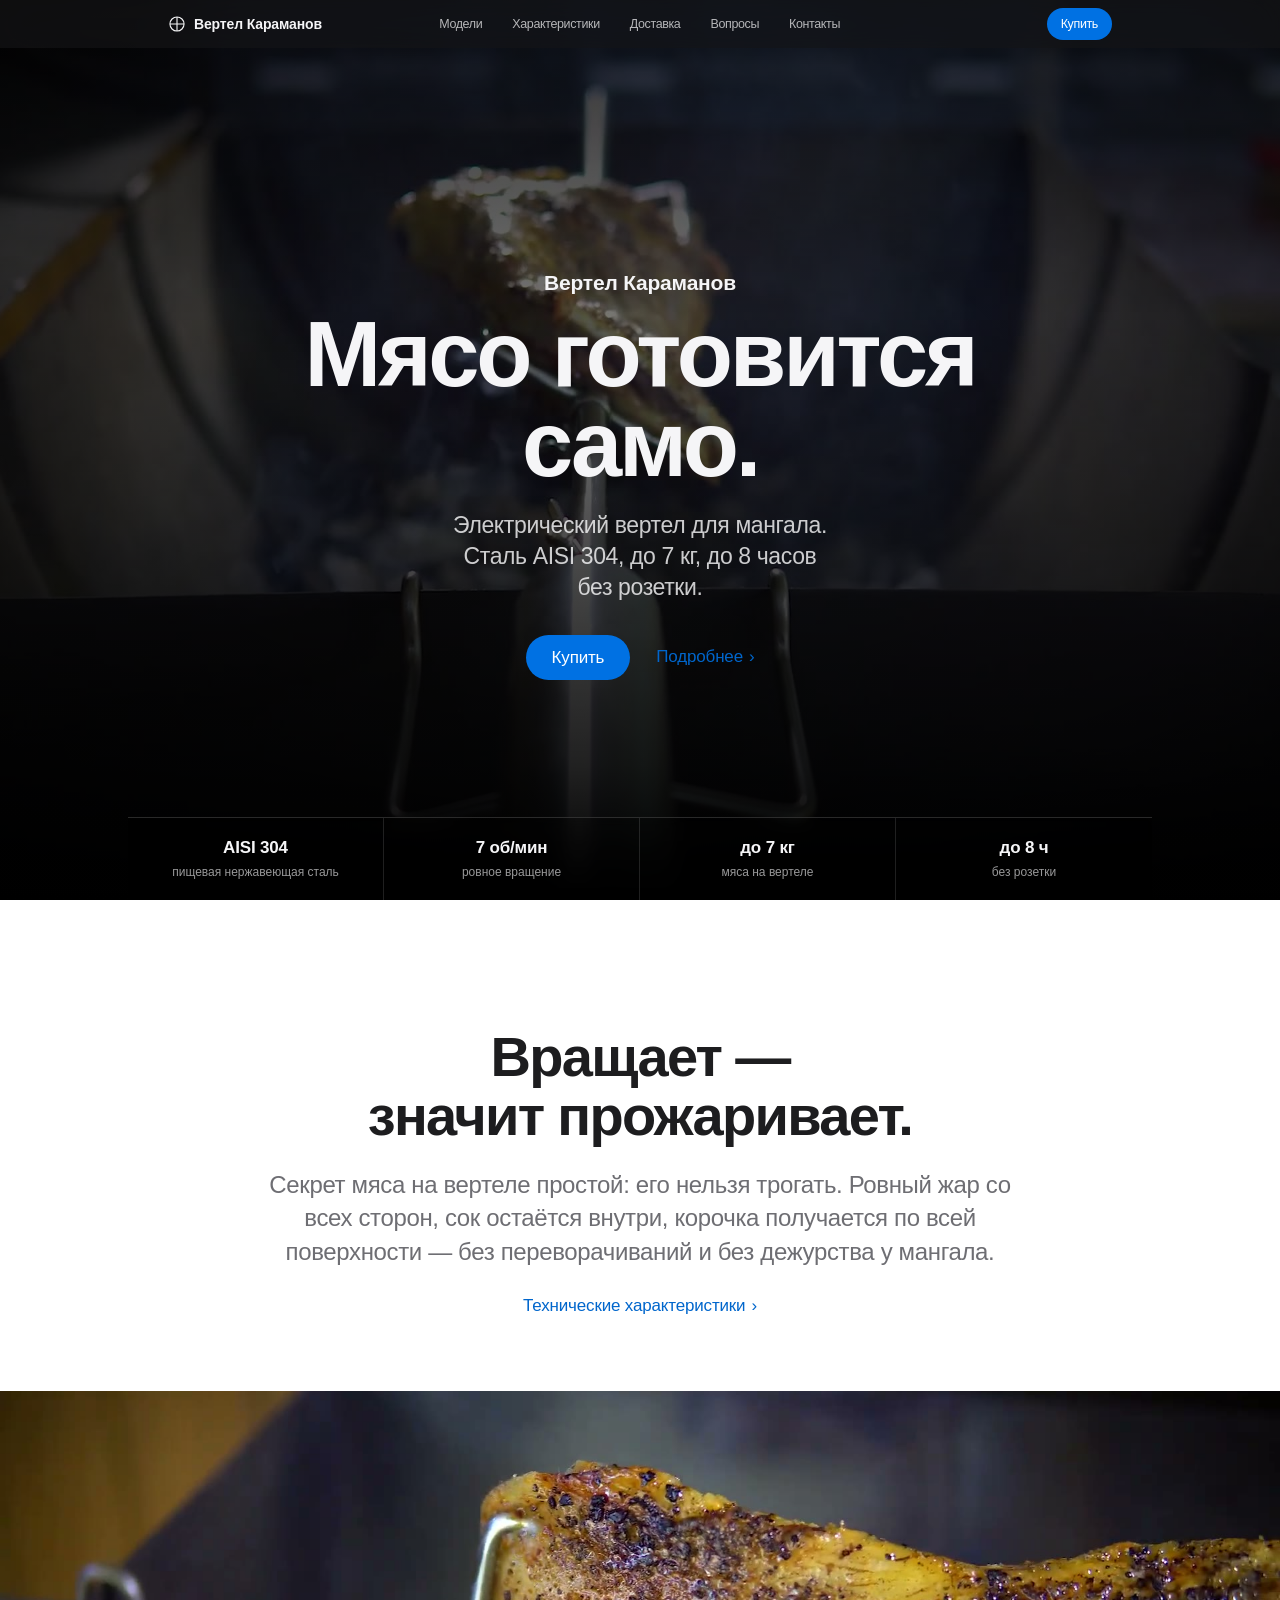
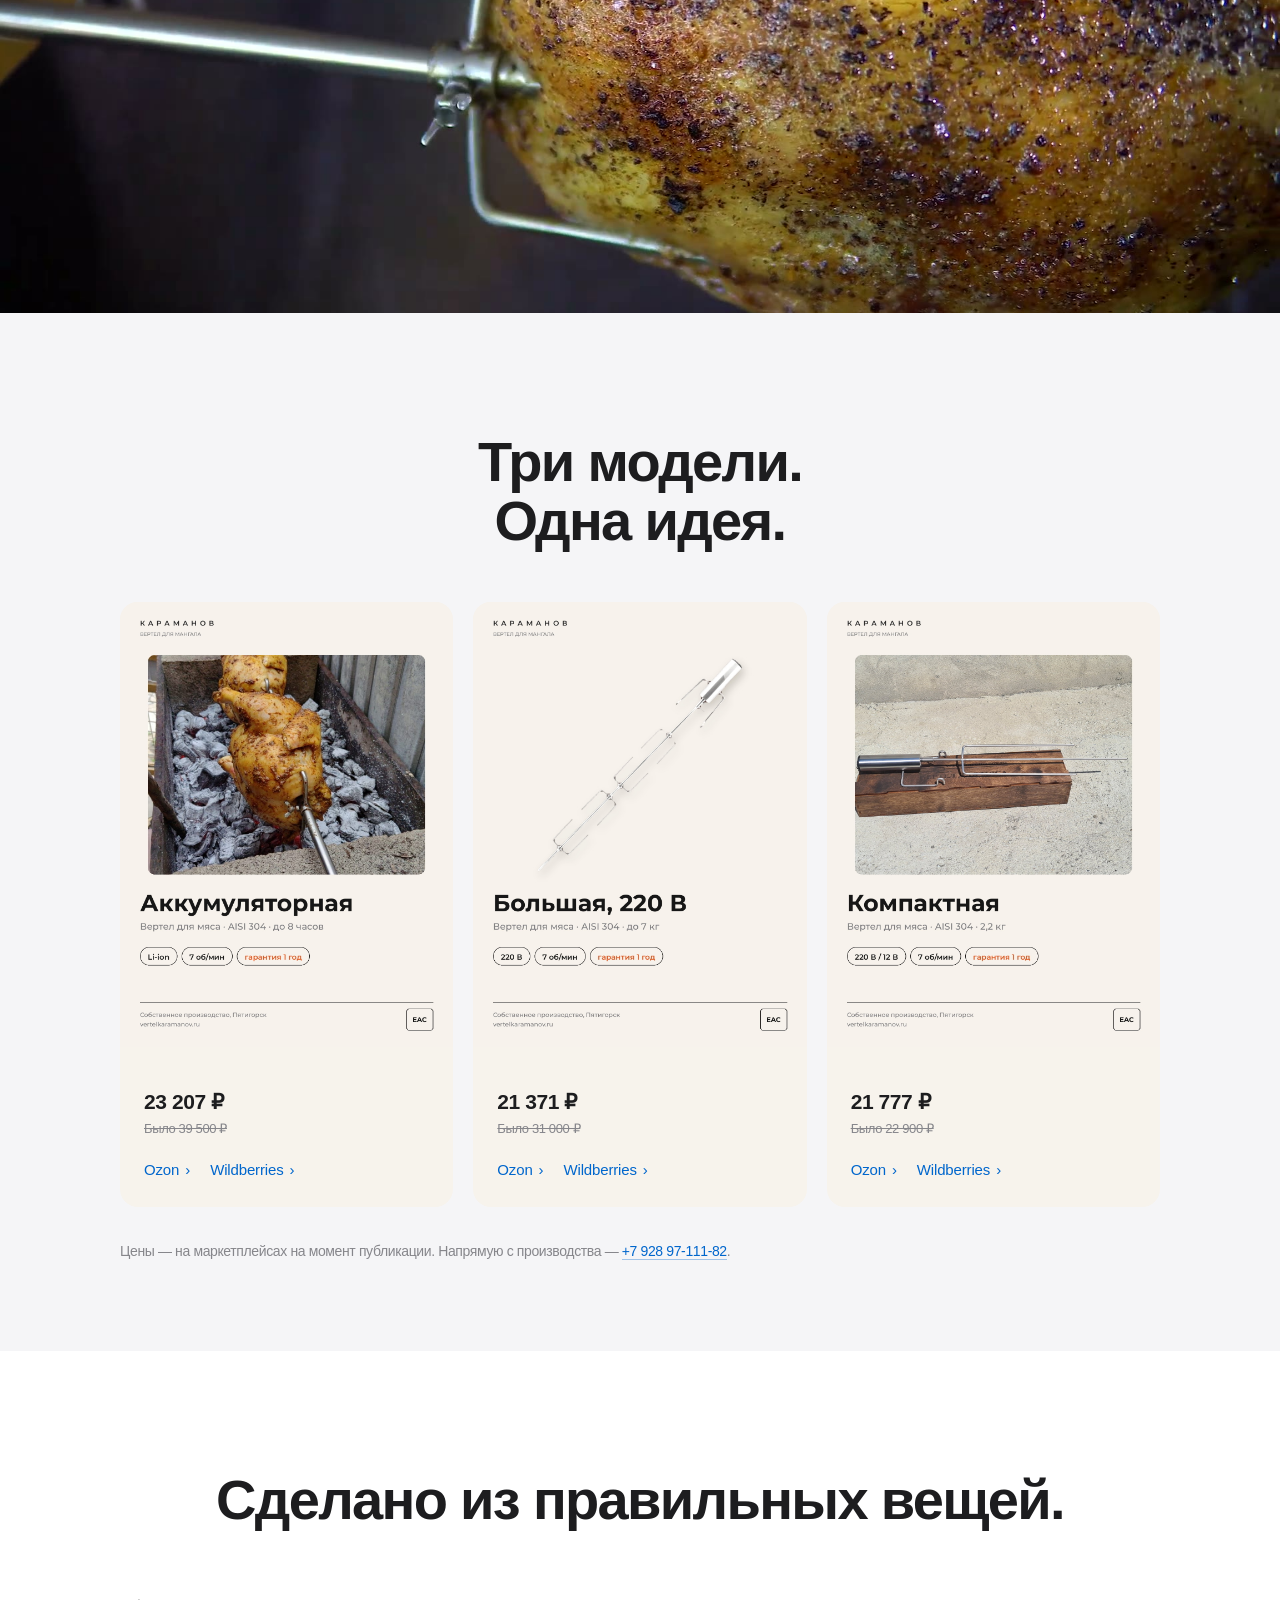
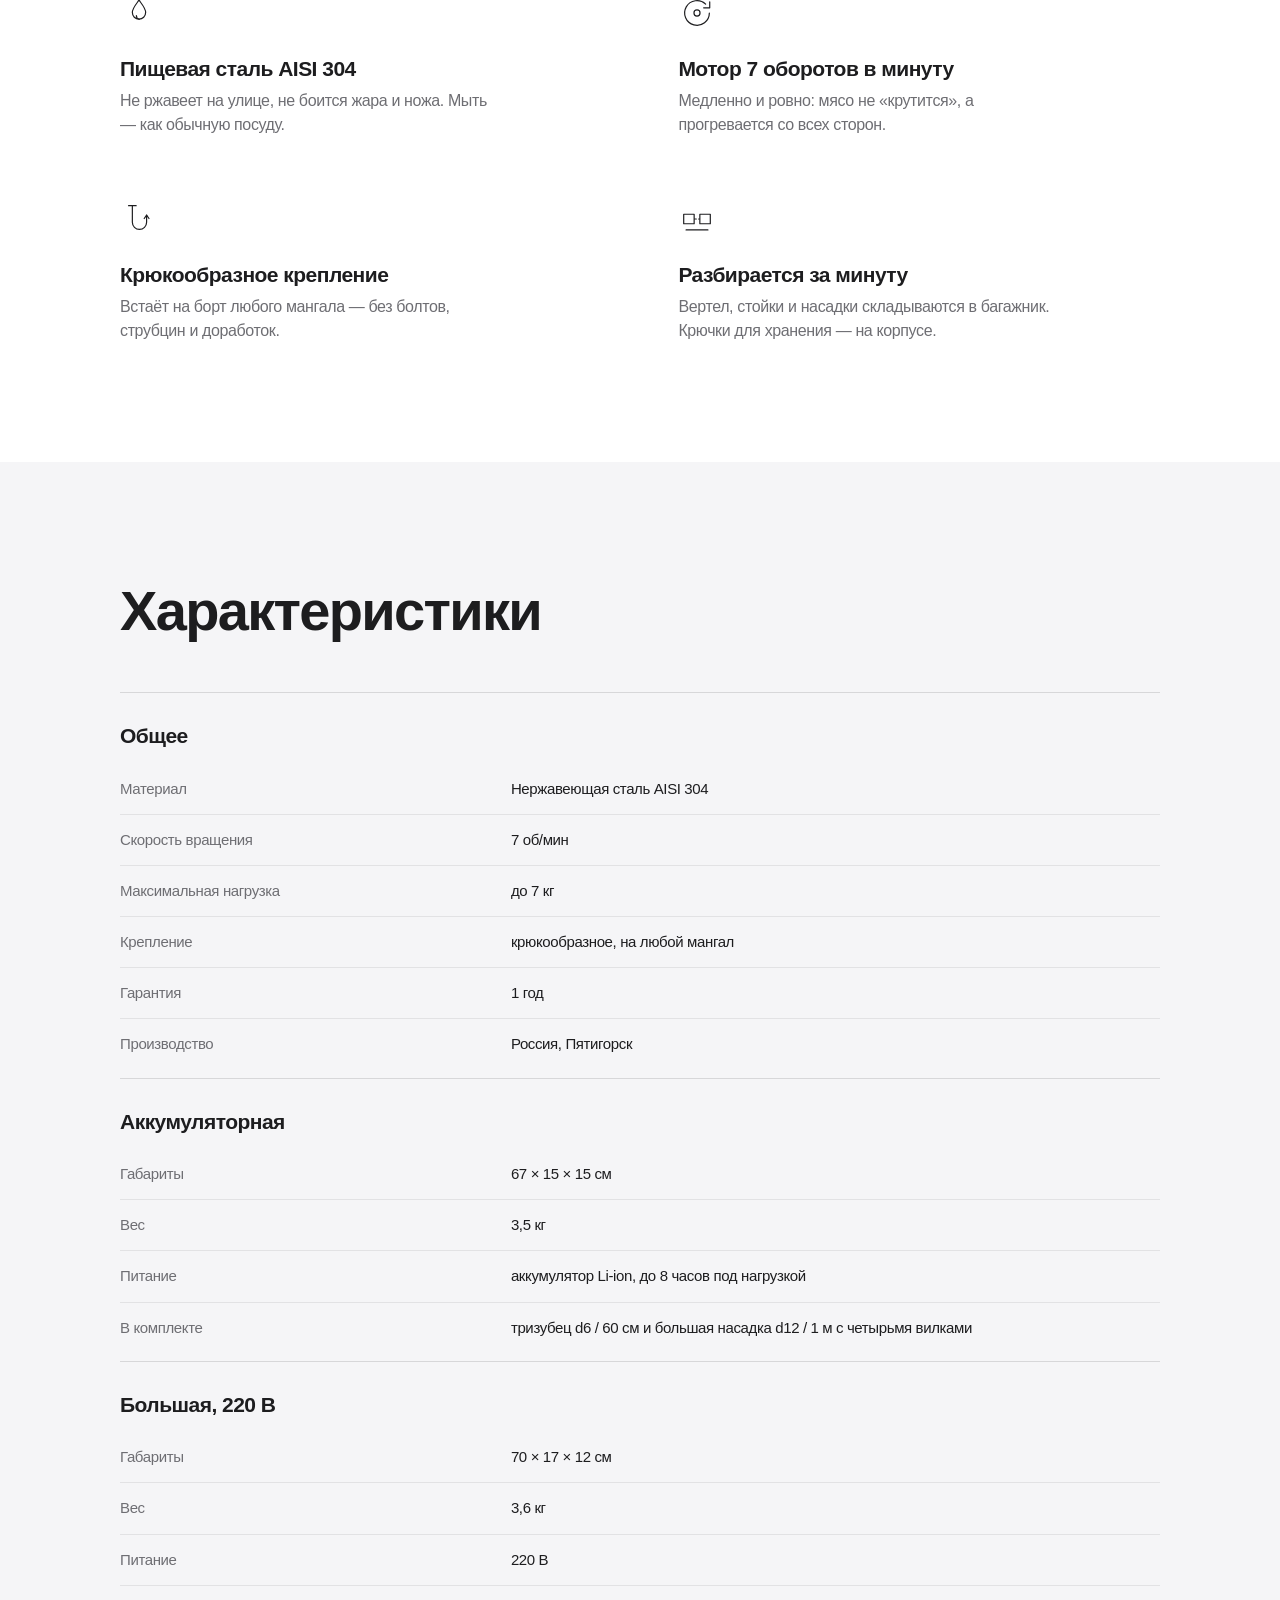
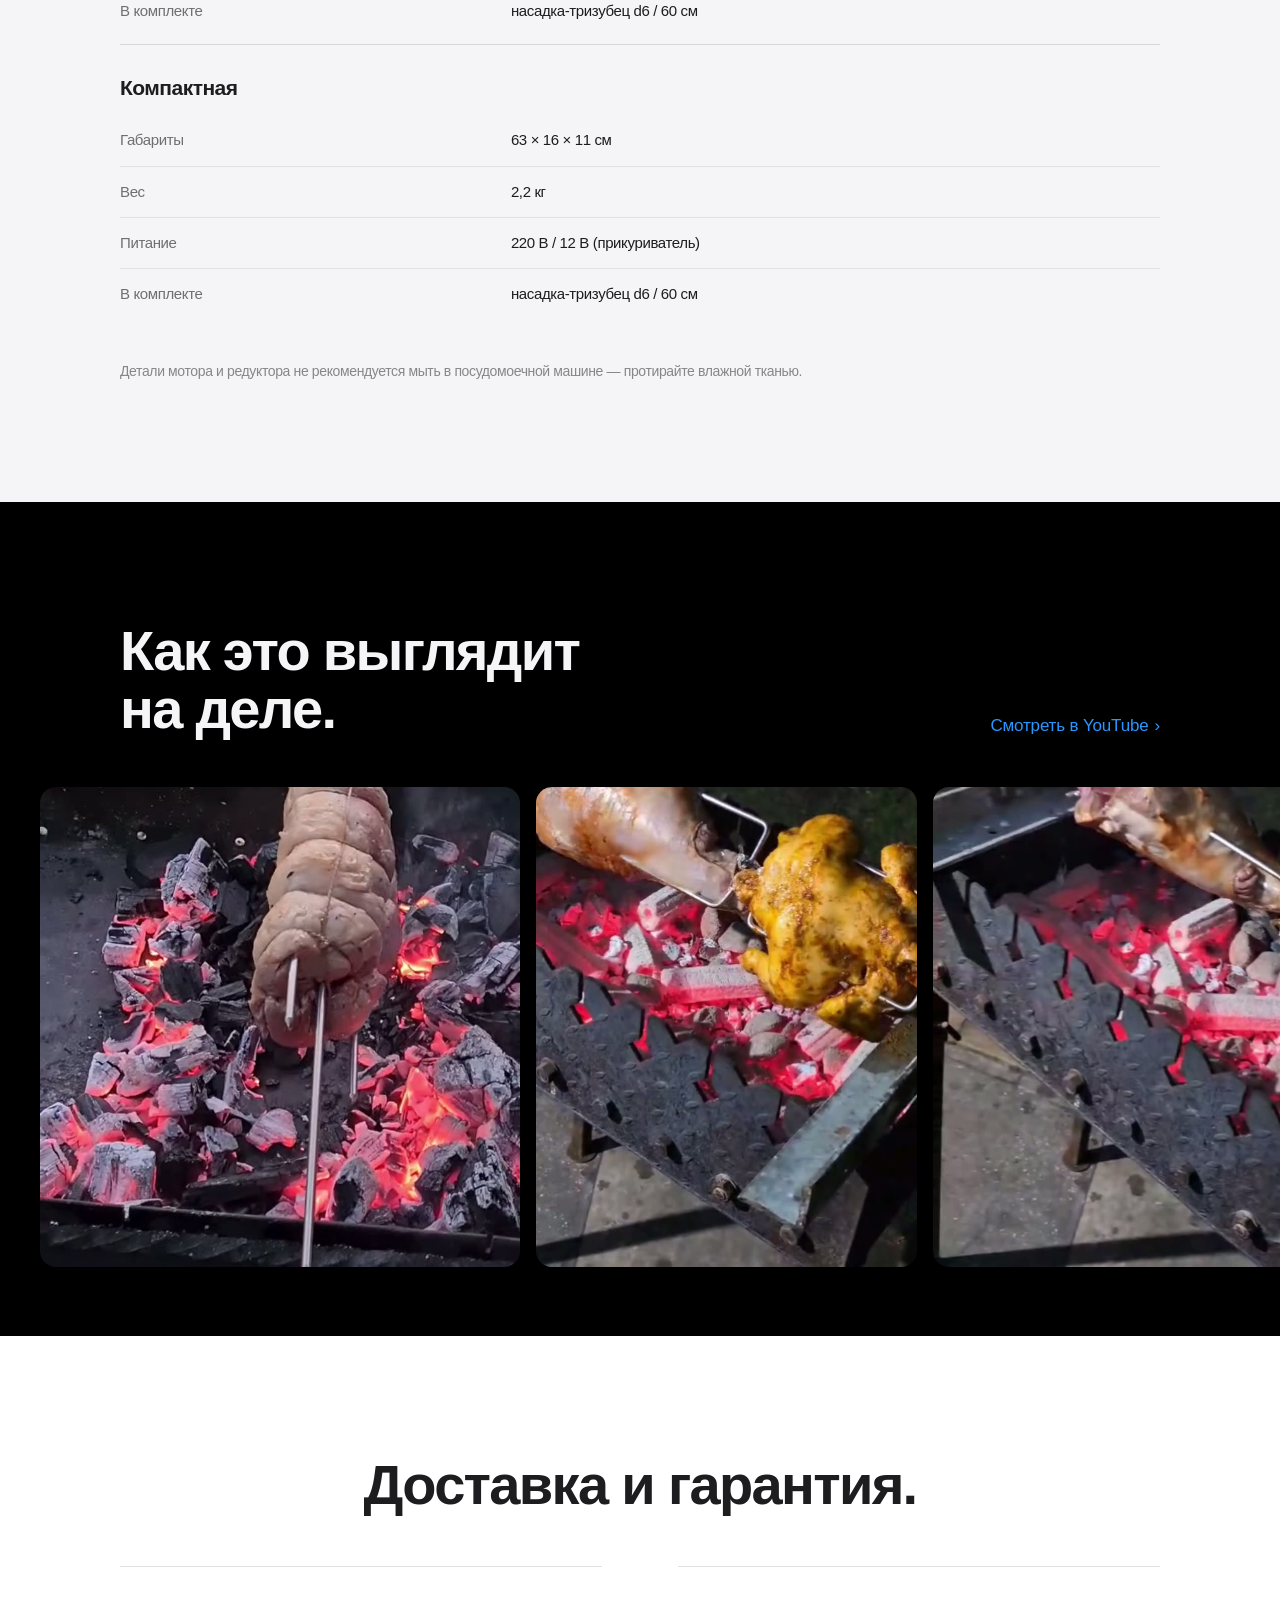
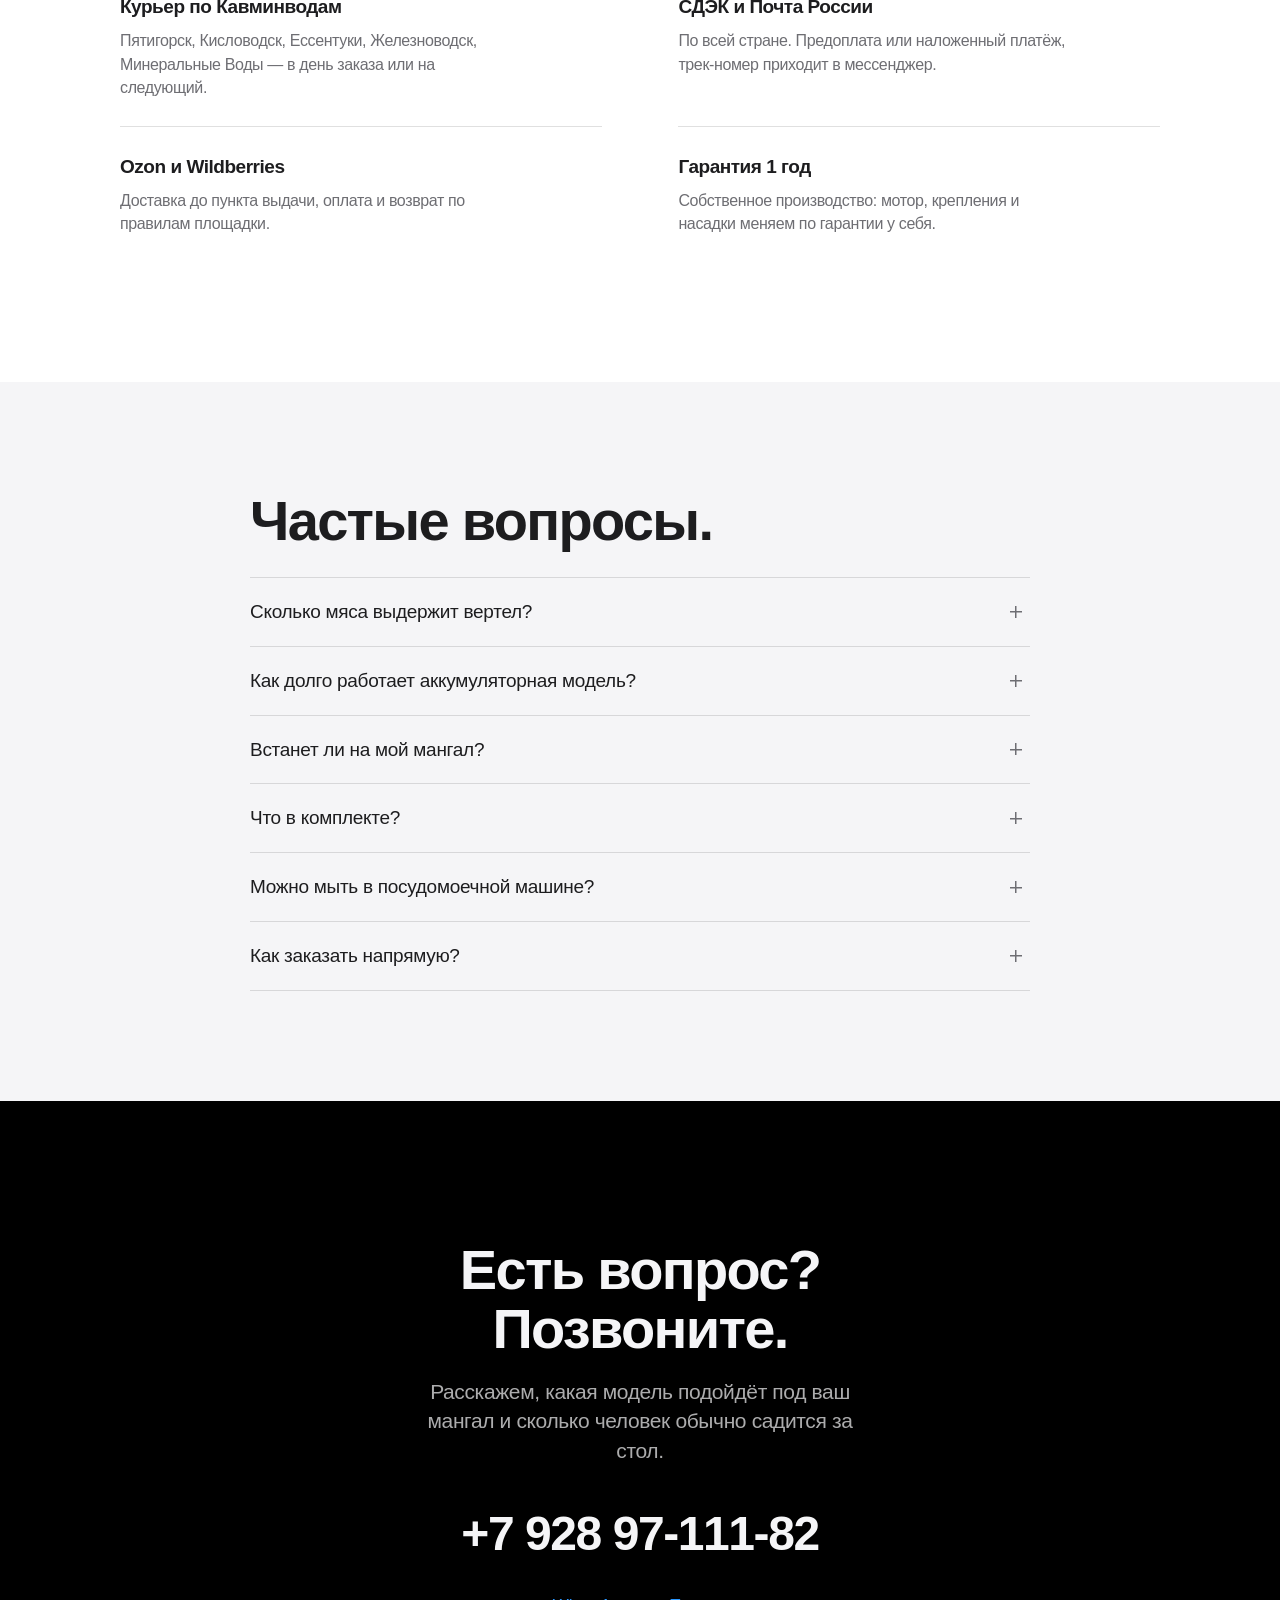
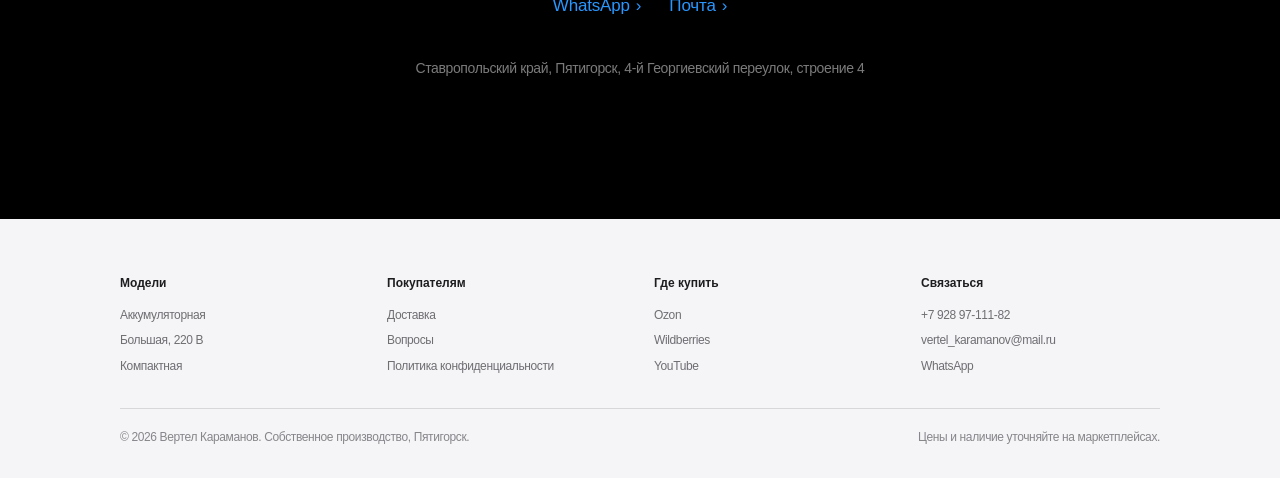
<file: index.html>
<!DOCTYPE html>
<html lang="ru">
<head>
<meta charset="utf-8">
<meta name="viewport" content="width=device-width, initial-scale=1">
<title>Вертел Караманов — мясо готовится само</title>
<meta name="description" content="Электрический вертел для мангала. Нержавеющая сталь AISI 304, мотор 7 об/мин, до 7 кг, до 8 часов без розетки. Собственное производство, гарантия 1 год.">
<meta property="og:title" content="Вертел Караманов — мясо готовится само">
<meta property="og:description" content="Электрический вертел для мангала. AISI 304, 7 об/мин, до 7 кг, до 8 часов без розетки.">
<meta property="og:image" content="assets/img/og.jpg">
<link rel="icon" href="assets/img/favicon.svg" type="image/svg+xml">
<link rel="stylesheet" href="styles.css">
</head>
<body>
<a class="skip" href="#main">К содержанию</a>

<header class="nav" id="nav">
  <div class="nav__in">
    <a class="nav__logo" href="#top" aria-label="Вертел Караманов">
      <svg viewBox="0 0 24 24" width="18" height="18" fill="none" stroke="currentColor" stroke-width="1.5" aria-hidden="true">
        <circle cx="12" cy="12" r="9.4"/><path d="M2.6 12h18.8M12 2.6v18.8"/>
      </svg>
      <span>Вертел Караманов</span>
    </a>
    <nav class="nav__links" id="navLinks" aria-label="Разделы">
      <a href="#models">Модели</a>
      <a href="#specs">Характеристики</a>
      <a href="#delivery">Доставка</a>
      <a href="#faq">Вопросы</a>
      <a href="#contacts">Контакты</a>
    </nav>
    <div class="nav__end">
      <a class="nav__buy" href="#models">Купить</a>
      <button class="nav__burger" id="burger" aria-label="Меню" aria-expanded="false" aria-controls="navLinks">
        <span></span><span></span>
      </button>
    </div>
  </div>
</header>

<main id="main">

  <!-- HERO -->
  <section class="hero" id="top">
    <video class="hero__video" autoplay muted loop playsinline preload="metadata" poster="assets/video/hero-poster.jpg">
      <source src="assets/video/hero-mobile.mp4" type="video/mp4" media="(max-width: 820px)">
      <source src="assets/video/hero.mp4" type="video/mp4">
    </video>
    <div class="hero__veil" aria-hidden="true"></div>
    <div class="hero__content">
      <p class="hero__name">Вертел Караманов</p>
      <h1 class="hero__title">Мясо готовится<br>само.</h1>
      <p class="hero__sub">Электрический вертел для мангала. Сталь AISI 304, до 7 кг, до 8 часов без розетки.</p>
      <div class="hero__links">
        <a class="btn" href="#models">Купить</a>
        <a class="link" href="#tech">Подробнее<span aria-hidden="true">›</span></a>
      </div>
    </div>
    <ul class="hero__specs" aria-label="Ключевые характеристики">
      <li><b>AISI 304</b><span>пищевая нержавеющая сталь</span></li>
      <li><b>7 об/мин</b><span>ровное вращение</span></li>
      <li><b>до 7 кг</b><span>мяса на вертеле</span></li>
      <li><b>до 8 ч</b><span>без розетки</span></li>
    </ul>
  </section>

  <!-- STATEMENT -->
  <section class="statement" id="tech">
    <div class="wrap wrap--text">
      <h2 class="h2">Вращает —<br>значит прожаривает.</h2>
      <p class="lead">Секрет мяса на вертеле простой: его нельзя трогать. Ровный жар со всех сторон,
        сок остаётся внутри, корочка получается по всей поверхности — без переворачиваний
        и без дежурства у мангала.</p>
      <div class="links">
        <a class="link" href="#specs">Технические характеристики<span aria-hidden="true">›</span></a>
      </div>
    </div>
    <figure class="statement__shot">
      <img src="assets/img/statement.jpg" alt="Мясо на вертеле над углями" loading="lazy">
    </figure>
  </section>

  <!-- MODELS -->
  <section class="lineup" id="models">
    <div class="wrap">
      <h2 class="h2 h2--center">Три модели.<br>Одна идея.</h2>
      <div class="tiles">

        <article class="tile">
          <div class="tile__media tile__media--card">
            <img src="assets/img/cards/card-battery.jpg" alt="Карточка: аккумуляторный вертел для мангала" loading="lazy">
          </div>
          <div class="tile__body">
            <p class="tile__price">23 207 ₽</p>
            <p class="tile__was">Было 39 500 ₽</p>
            <div class="tile__links">
              <a class="link" href="https://www.ozon.ru/" target="_blank" rel="noopener">Ozon<span aria-hidden="true">›</span></a>
              <a class="link" href="https://www.wildberries.ru/" target="_blank" rel="noopener">Wildberries<span aria-hidden="true">›</span></a>
            </div>
          </div>
        </article>

        <article class="tile">
          <div class="tile__media tile__media--card">
            <img src="assets/img/cards/card-big.jpg" alt="Карточка: вертел для мангала 220 В" loading="lazy">
          </div>
          <div class="tile__body">
            <p class="tile__price">21 371 ₽</p>
            <p class="tile__was">Было 31 000 ₽</p>
            <div class="tile__links">
              <a class="link" href="https://www.ozon.ru/" target="_blank" rel="noopener">Ozon<span aria-hidden="true">›</span></a>
              <a class="link" href="https://www.wildberries.ru/" target="_blank" rel="noopener">Wildberries<span aria-hidden="true">›</span></a>
            </div>
          </div>
        </article>

        <article class="tile">
          <div class="tile__media tile__media--card">
            <img src="assets/img/cards/card-compact.jpg" alt="Карточка: компактный вертел для мангала" loading="lazy">
          </div>
          <div class="tile__body">
            <p class="tile__price">21 777 ₽</p>
            <p class="tile__was">Было 22 900 ₽</p>
            <div class="tile__links">
              <a class="link" href="https://www.ozon.ru/" target="_blank" rel="noopener">Ozon<span aria-hidden="true">›</span></a>
              <a class="link" href="https://www.wildberries.ru/" target="_blank" rel="noopener">Wildberries<span aria-hidden="true">›</span></a>
            </div>
          </div>
        </article>

      </div>
      <p class="fineprint">Цены — на маркетплейсах на момент публикации. Напрямую с производства —
        <a class="inline" href="tel:+79289711182">+7 928 97-111-82</a>.</p>
    </div>
  </section>

  <!-- FEATURES -->
  <section class="features">
    <div class="wrap">
      <h2 class="h2 h2--center">Сделано из правильных вещей.</h2>
      <ul class="feat">
        <li>
          <svg viewBox="0 0 40 40" aria-hidden="true"><path d="M20 6.5c3.6 4.9 7 8.6 7 13a7 7 0 0 1-14 0c0-4.4 3.4-8.1 7-13z"/><path d="M17.2 22.6c0 2.2 1.3 3.6 3.2 4"/></svg>
          <h3>Пищевая сталь AISI 304</h3>
          <p>Не ржавеет на улице, не боится жара и ножа. Мыть — как обычную посуду.</p>
        </li>
        <li>
          <svg viewBox="0 0 40 40" aria-hidden="true"><path d="M33 20a13 13 0 1 1-3.9-9.3"/><path d="M33.4 8.2v6.4h-6.4"/><circle cx="20" cy="20" r="3.2"/></svg>
          <h3>Мотор 7 оборотов в минуту</h3>
          <p>Медленно и ровно: мясо не «крутится», а прогревается со всех сторон.</p>
        </li>
        <li>
          <svg viewBox="0 0 40 40" aria-hidden="true"><path d="M13 6v17.5a7.5 7.5 0 0 0 15 0V16"/><path d="M25.5 19.5 28 16l2.5 3.5"/><path d="M9 6h8"/></svg>
          <h3>Крюкообразное крепление</h3>
          <p>Встаёт на борт любого мангала — без болтов, струбцин и доработок.</p>
        </li>
        <li>
          <svg viewBox="0 0 40 40" aria-hidden="true"><path d="M6 15h11v10H6zM23 15h11v10H23z"/><path d="M17.5 20h5" stroke-dasharray="1.8 2.4"/><path d="M8.5 31.5h23"/></svg>
          <h3>Разбирается за минуту</h3>
          <p>Вертел, стойки и насадки складываются в багажник. Крючки для хранения — на корпусе.</p>
        </li>
      </ul>
    </div>
  </section>

  <!-- SPECS -->
  <section class="specs-sec" id="specs">
    <div class="wrap">
      <h2 class="h2">Характеристики</h2>

      <div class="spec-block">
        <h3>Общее</h3>
        <dl class="spec-list">
          <div><dt>Материал</dt><dd>Нержавеющая сталь AISI 304</dd></div>
          <div><dt>Скорость вращения</dt><dd>7 об/мин</dd></div>
          <div><dt>Максимальная нагрузка</dt><dd>до 7 кг</dd></div>
          <div><dt>Крепление</dt><dd>крюкообразное, на любой мангал</dd></div>
          <div><dt>Гарантия</dt><dd>1 год</dd></div>
          <div><dt>Производство</dt><dd>Россия, Пятигорск</dd></div>
        </dl>
      </div>

      <div class="spec-block">
        <h3>Аккумуляторная</h3>
        <dl class="spec-list">
          <div><dt>Габариты</dt><dd>67 × 15 × 15 см</dd></div>
          <div><dt>Вес</dt><dd>3,5 кг</dd></div>
          <div><dt>Питание</dt><dd>аккумулятор Li-ion, до 8 часов под нагрузкой</dd></div>
          <div><dt>В комплекте</dt><dd>тризубец d6 / 60 см и большая насадка d12 / 1 м с четырьмя вилками</dd></div>
        </dl>
      </div>

      <div class="spec-block">
        <h3>Большая, 220 В</h3>
        <dl class="spec-list">
          <div><dt>Габариты</dt><dd>70 × 17 × 12 см</dd></div>
          <div><dt>Вес</dt><dd>3,6 кг</dd></div>
          <div><dt>Питание</dt><dd>220 В</dd></div>
          <div><dt>В комплекте</dt><dd>насадка-тризубец d6 / 60 см</dd></div>
        </dl>
      </div>

      <div class="spec-block">
        <h3>Компактная</h3>
        <dl class="spec-list">
          <div><dt>Габариты</dt><dd>63 × 16 × 11 см</dd></div>
          <div><dt>Вес</dt><dd>2,2 кг</dd></div>
          <div><dt>Питание</dt><dd>220 В / 12 В (прикуриватель)</dd></div>
          <div><dt>В комплекте</dt><dd>насадка-тризубец d6 / 60 см</dd></div>
        </dl>
      </div>

      <p class="fineprint">Детали мотора и редуктора не рекомендуется мыть в посудомоечной машине —
        протирайте влажной тканью.</p>
    </div>
  </section>

  <!-- GALLERY -->
  <section class="gallery" id="gallery">
    <div class="wrap gallery__head">
      <h2 class="h2">Как это выглядит<br>на деле.</h2>
      <a class="link link--light" href="https://www.youtube.com/@vertel_karamanov/shorts" target="_blank" rel="noopener">Смотреть в YouTube<span aria-hidden="true">›</span></a>
    </div>
    <div class="strip" id="strip" tabindex="0" aria-label="Галерея кадров, прокрутите в сторону">
      <figure><img src="assets/img/gal1.jpg" alt="Рулет из мяса на вертеле над углями" loading="lazy"></figure>
      <figure><img src="assets/img/gal2.jpg" alt="Курица на вертеле" loading="lazy"></figure>
      <figure><img src="assets/img/gal3.jpg" alt="Мясо вращается на вертеле" loading="lazy"></figure>
      <figure><img src="assets/img/gal4.jpg" alt="Вертел с мясом на мангале" loading="lazy"></figure>
      <figure><img src="assets/img/gal5.jpg" alt="Вертел в работе на природе" loading="lazy"></figure>
    </div>
  </section>

  <!-- DELIVERY -->
  <section class="delivery" id="delivery">
    <div class="wrap">
      <h2 class="h2 h2--center">Доставка и гарантия.</h2>
      <div class="dgrid">
        <div>
          <h3>Курьер по Кавминводам</h3>
          <p>Пятигорск, Кисловодск, Ессентуки, Железноводск, Минеральные Воды — в день заказа или на следующий.</p>
        </div>
        <div>
          <h3>СДЭК и Почта России</h3>
          <p>По всей стране. Предоплата или наложенный платёж, трек-номер приходит в мессенджер.</p>
        </div>
        <div>
          <h3>Ozon и Wildberries</h3>
          <p>Доставка до пункта выдачи, оплата и возврат по правилам площадки.</p>
        </div>
        <div>
          <h3>Гарантия 1 год</h3>
          <p>Собственное производство: мотор, крепления и насадки меняем по гарантии у себя.</p>
        </div>
      </div>
    </div>
  </section>

  <!-- FAQ -->
  <section class="faq" id="faq">
    <div class="wrap wrap--text">
      <h2 class="h2">Частые вопросы.</h2>
      <div class="faq__list">
        <details><summary>Сколько мяса выдержит вертел?</summary>
          <p>До 7 кг сбалансированного веса. Целая птица, рулет, баранья нога, поросёнок поменьше.</p></details>
        <details><summary>Как долго работает аккумуляторная модель?</summary>
          <p>До восьми часов под нагрузкой — обычно хватает на весь день на природе. Заряжается от розетки 220 В.</p></details>
        <details><summary>Встанет ли на мой мангал?</summary>
          <p>Крюкообразное крепление рассчитано на любой стандартный мангал: металлический, кирпичный, разборный. Ставится на борт без инструментов.</p></details>
        <details><summary>Что в комплекте?</summary>
          <p>Вертел, насадки-трезубцы (у аккумуляторной модели — две, включая большую на 1 м с четырьмя вилками), ручка для переноса и крючки для хранения.</p></details>
        <details><summary>Можно мыть в посудомоечной машине?</summary>
          <p>Корпус и вертел — да. Детали мотора и редуктора производитель не рекомендует: протирайте влажной тканью.</p></details>
        <details><summary>Как заказать напрямую?</summary>
          <p>Позвоните или напишите в WhatsApp: <a class="inline" href="tel:+79289711182">+7 928 97-111-82</a>. Соберём заказ и отправим СДЭК или Почтой России.</p></details>
      </div>
    </div>
  </section>

  <!-- CONTACTS -->
  <section class="contacts" id="contacts">
    <div class="wrap wrap--text">
      <h2 class="h2 h2--light">Есть вопрос?<br>Позвоните.</h2>
      <p class="contacts__sub">Расскажем, какая модель подойдёт под ваш мангал и сколько человек обычно садится за стол.</p>
      <a class="contacts__phone" href="tel:+79289711182">+7 928 97-111-82</a>
      <div class="contacts__links">
        <a class="link link--light" href="https://wa.me/79289711182" target="_blank" rel="noopener">WhatsApp<span aria-hidden="true">›</span></a>
        <a class="link link--light" href="mailto:vertel_karamanov@mail.ru">Почта<span aria-hidden="true">›</span></a>
      </div>
      <p class="contacts__addr">Ставропольский край, Пятигорск, 4-й Георгиевский переулок, строение 4</p>
    </div>
  </section>
</main>

<footer class="foot">
  <div class="wrap">
    <div class="foot__cols">
      <div>
        <h4>Модели</h4>
        <a href="#models">Аккумуляторная</a>
        <a href="#models">Большая, 220 В</a>
        <a href="#models">Компактная</a>
      </div>
      <div>
        <h4>Покупателям</h4>
        <a href="#delivery">Доставка</a>
        <a href="#faq">Вопросы</a>
        <a href="policy.html">Политика конфиденциальности</a>
      </div>
      <div>
        <h4>Где купить</h4>
        <a href="https://www.ozon.ru/" target="_blank" rel="noopener">Ozon</a>
        <a href="https://www.wildberries.ru/" target="_blank" rel="noopener">Wildberries</a>
        <a href="https://www.youtube.com/@vertel_karamanov" target="_blank" rel="noopener">YouTube</a>
      </div>
      <div>
        <h4>Связаться</h4>
        <a href="tel:+79289711182">+7 928 97-111-82</a>
        <a href="mailto:vertel_karamanov@mail.ru">vertel_karamanov@mail.ru</a>
        <a href="https://wa.me/79289711182" target="_blank" rel="noopener">WhatsApp</a>
      </div>
    </div>
    <div class="foot__legal">
      <p>© 2026 Вертел Караманов. Собственное производство, Пятигорск.</p>
      <p>Цены и наличие уточняйте на маркетплейсах.</p>
    </div>
  </div>
</footer>

<div class="mbar">
  <a href="tel:+79289711182">Позвонить</a>
  <a class="mbar--main" href="#models">Купить</a>
</div>

<script src="app.js" defer></script>
</body>
</html>
</file>
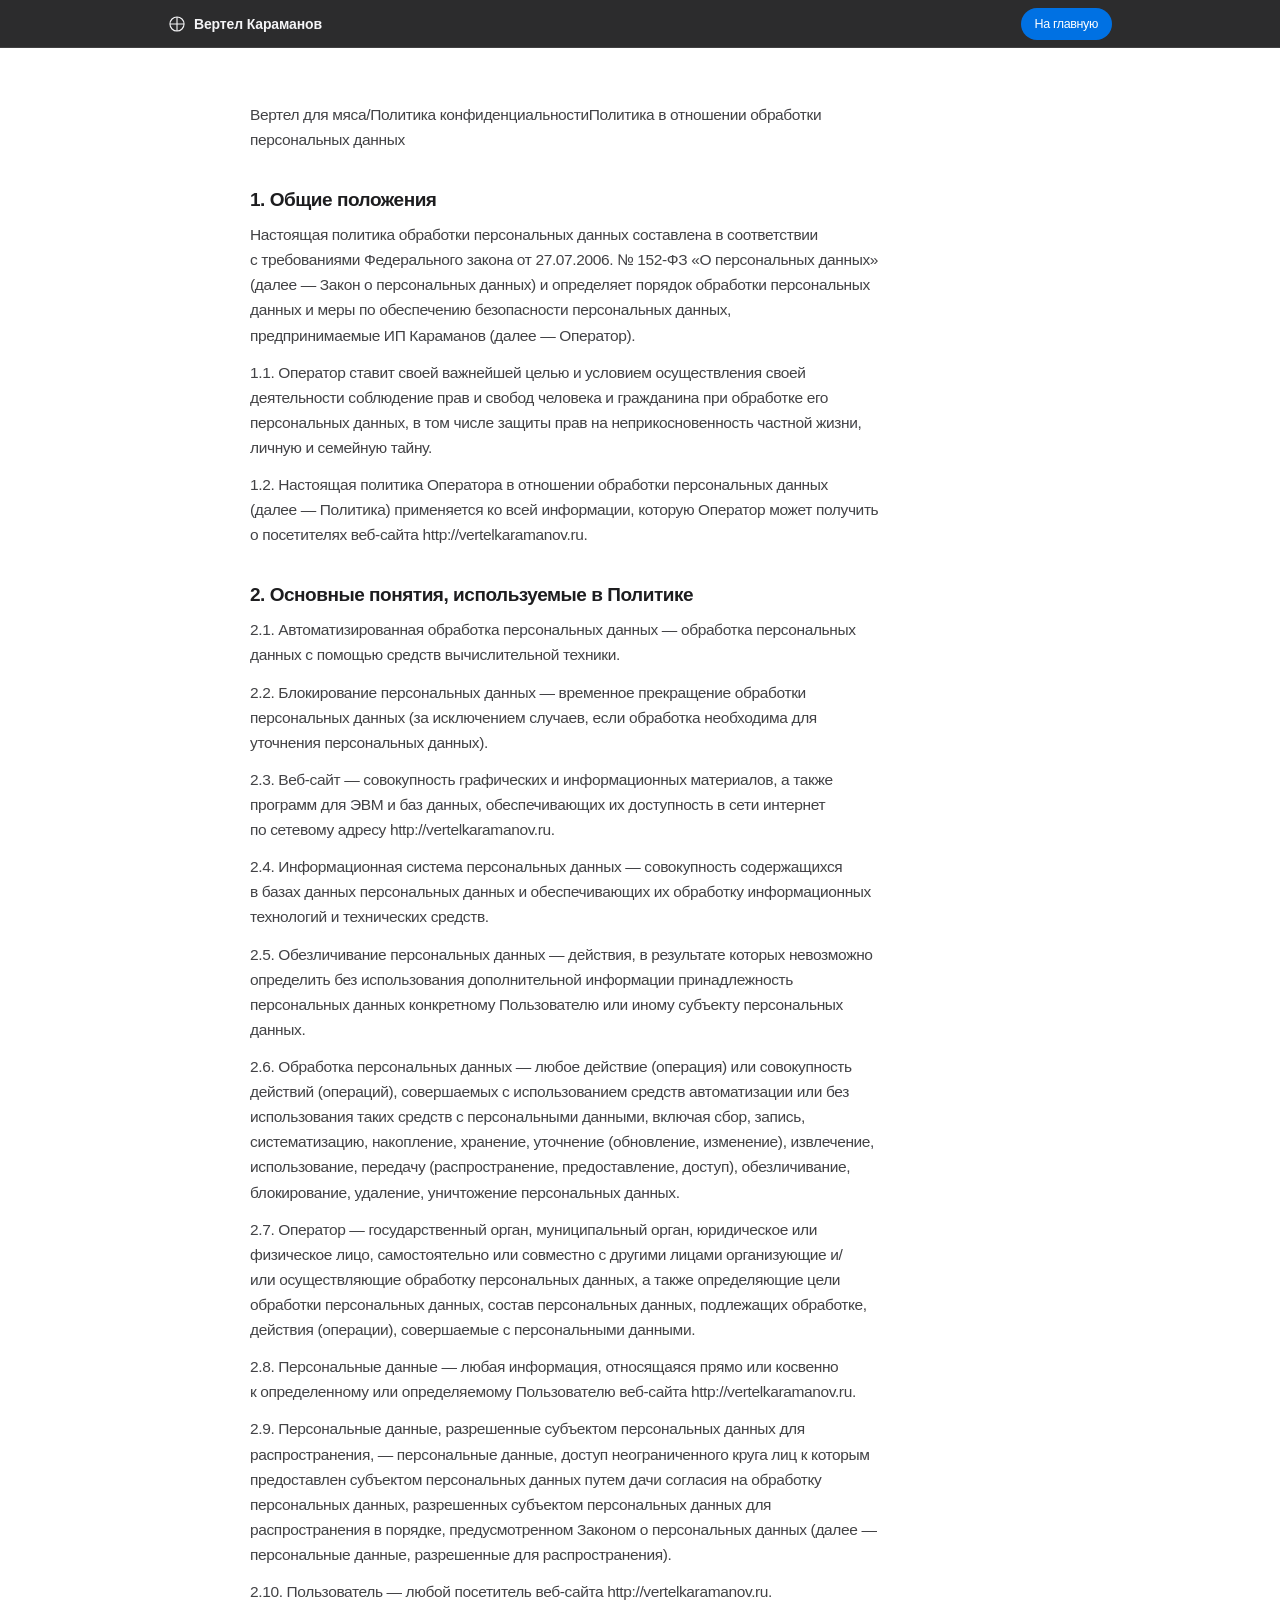
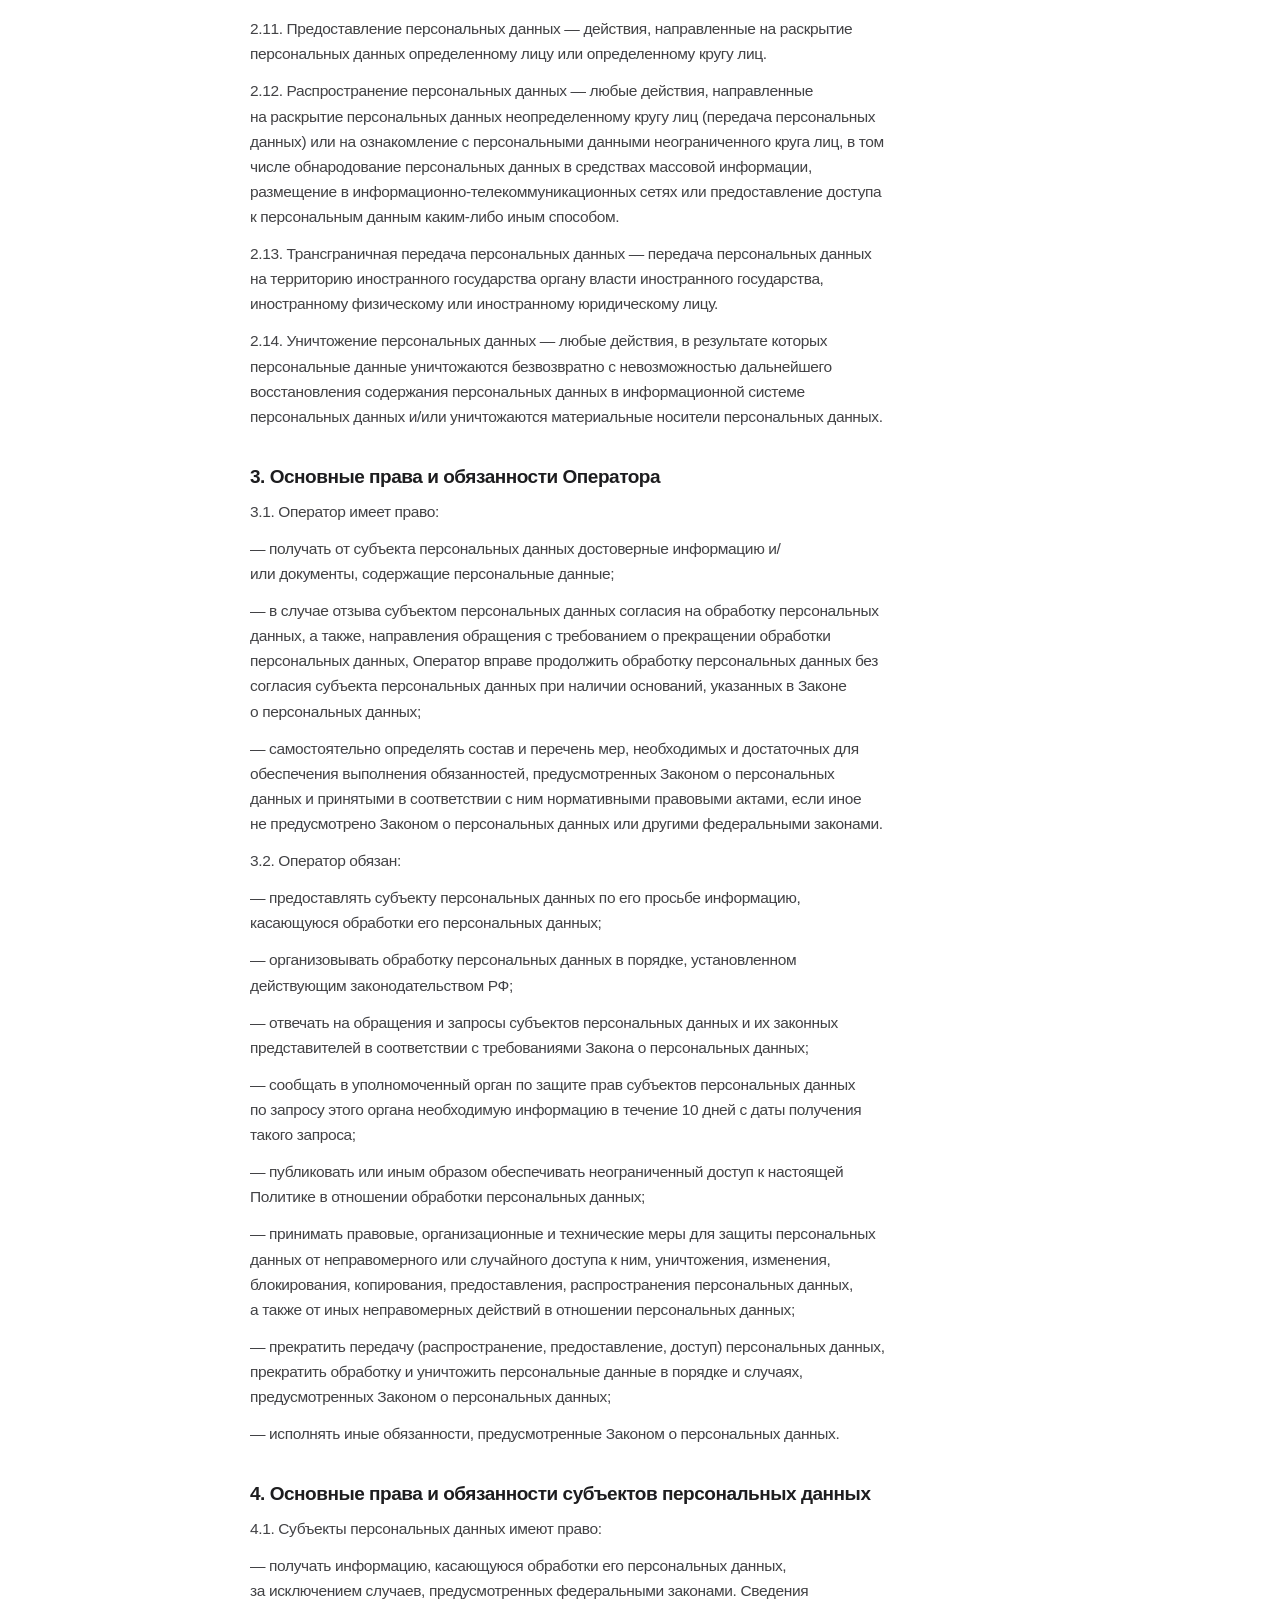
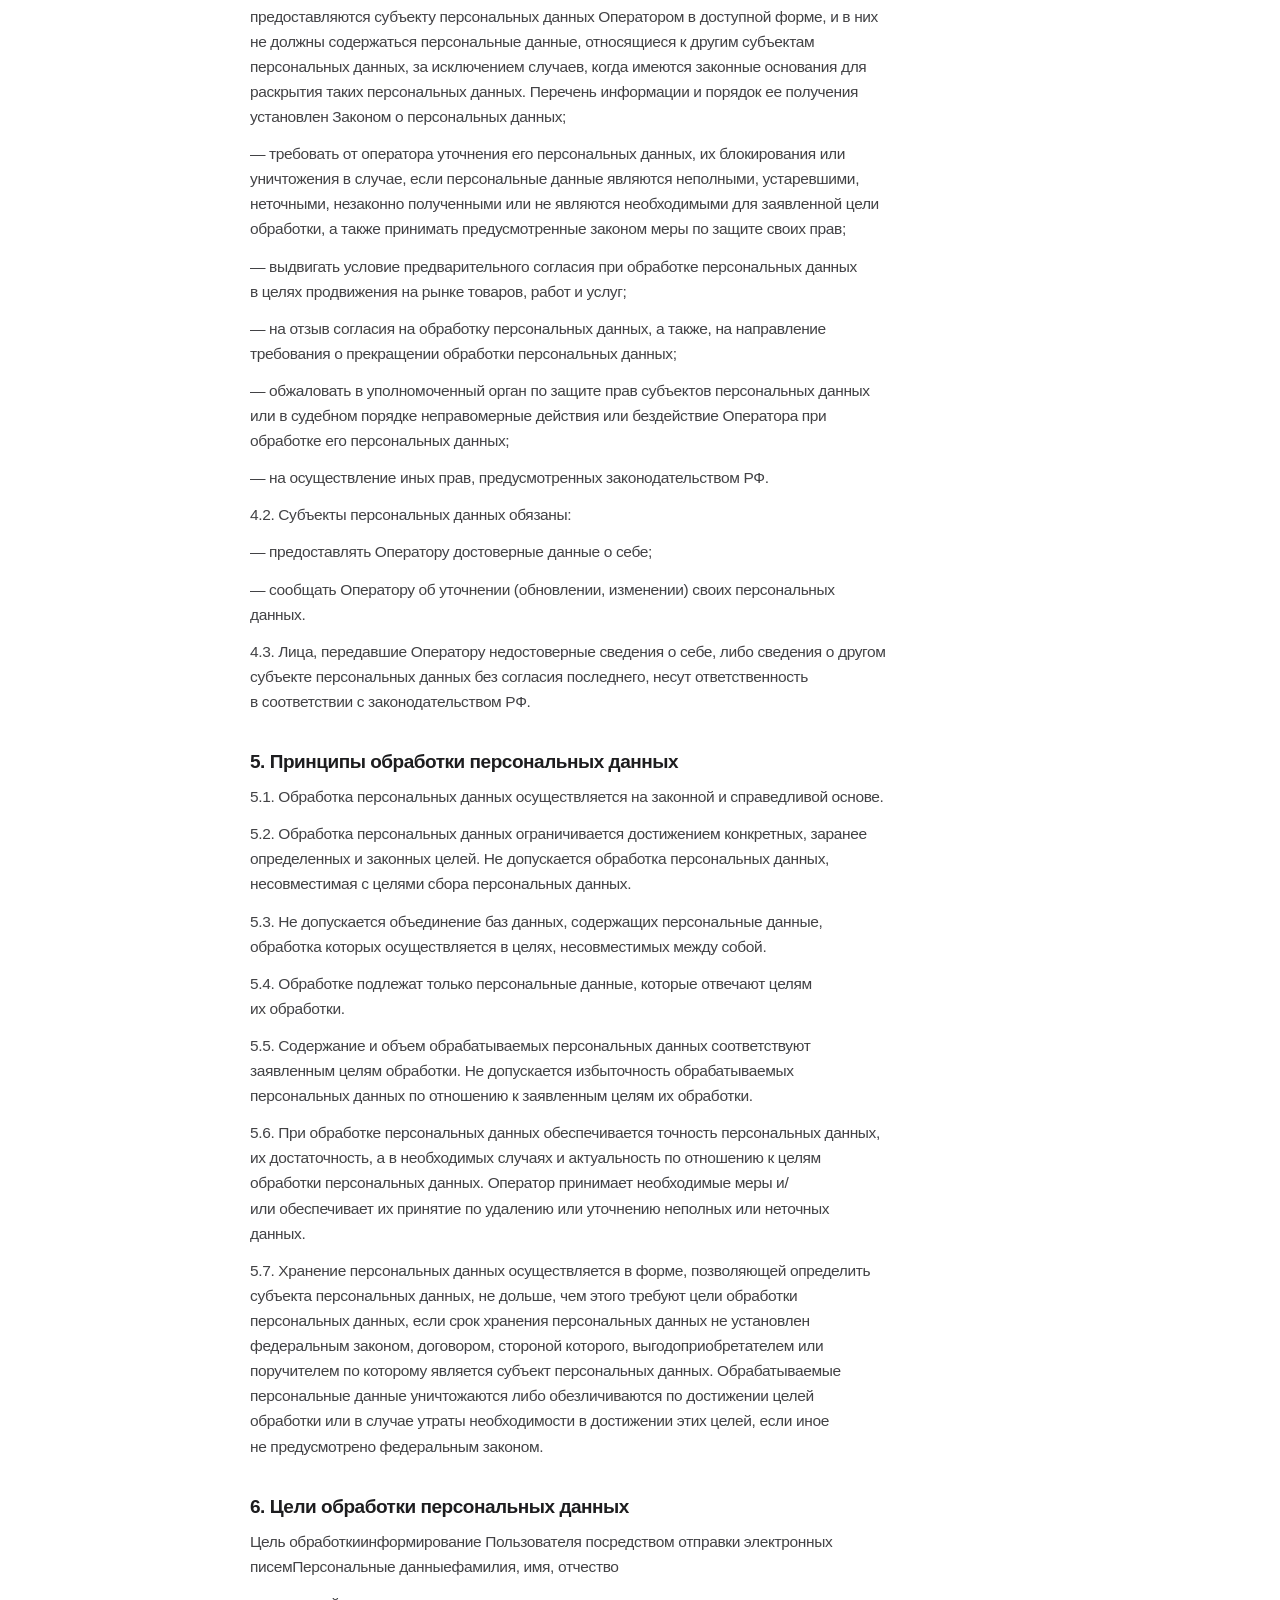
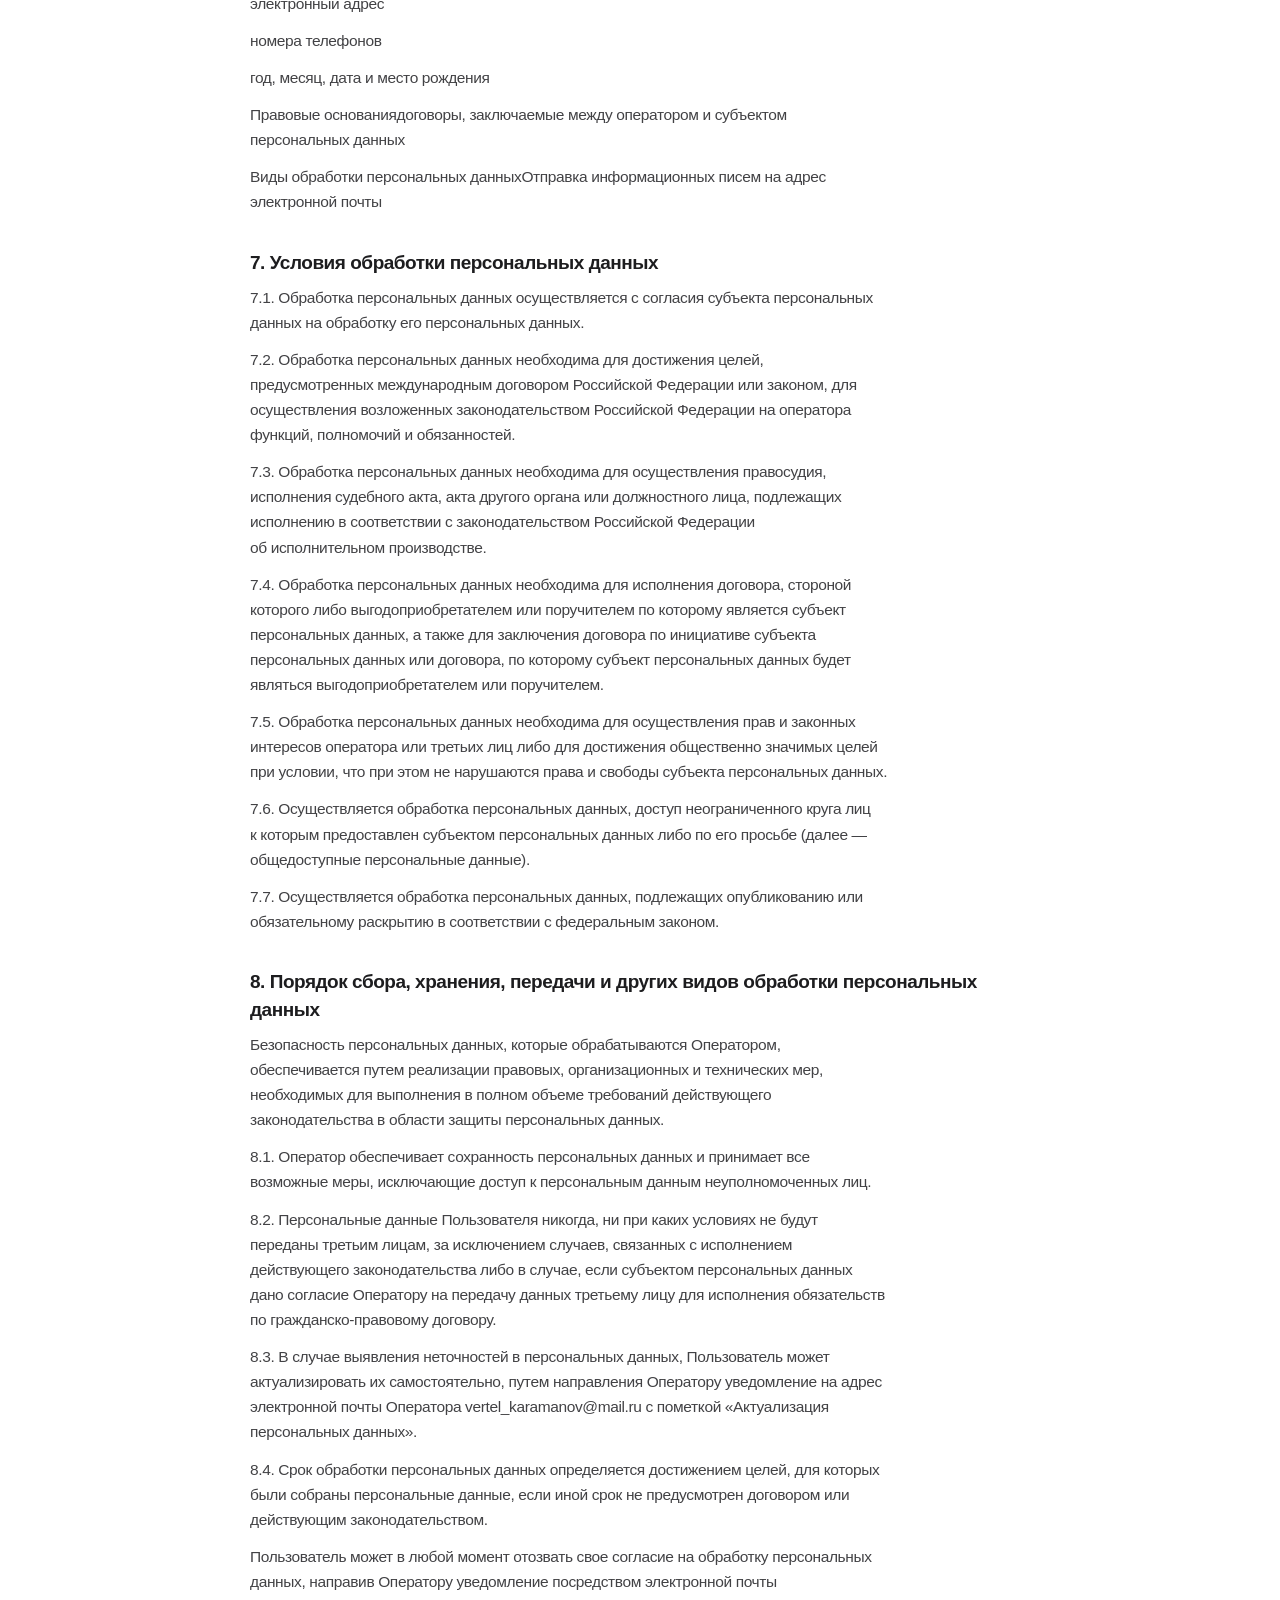
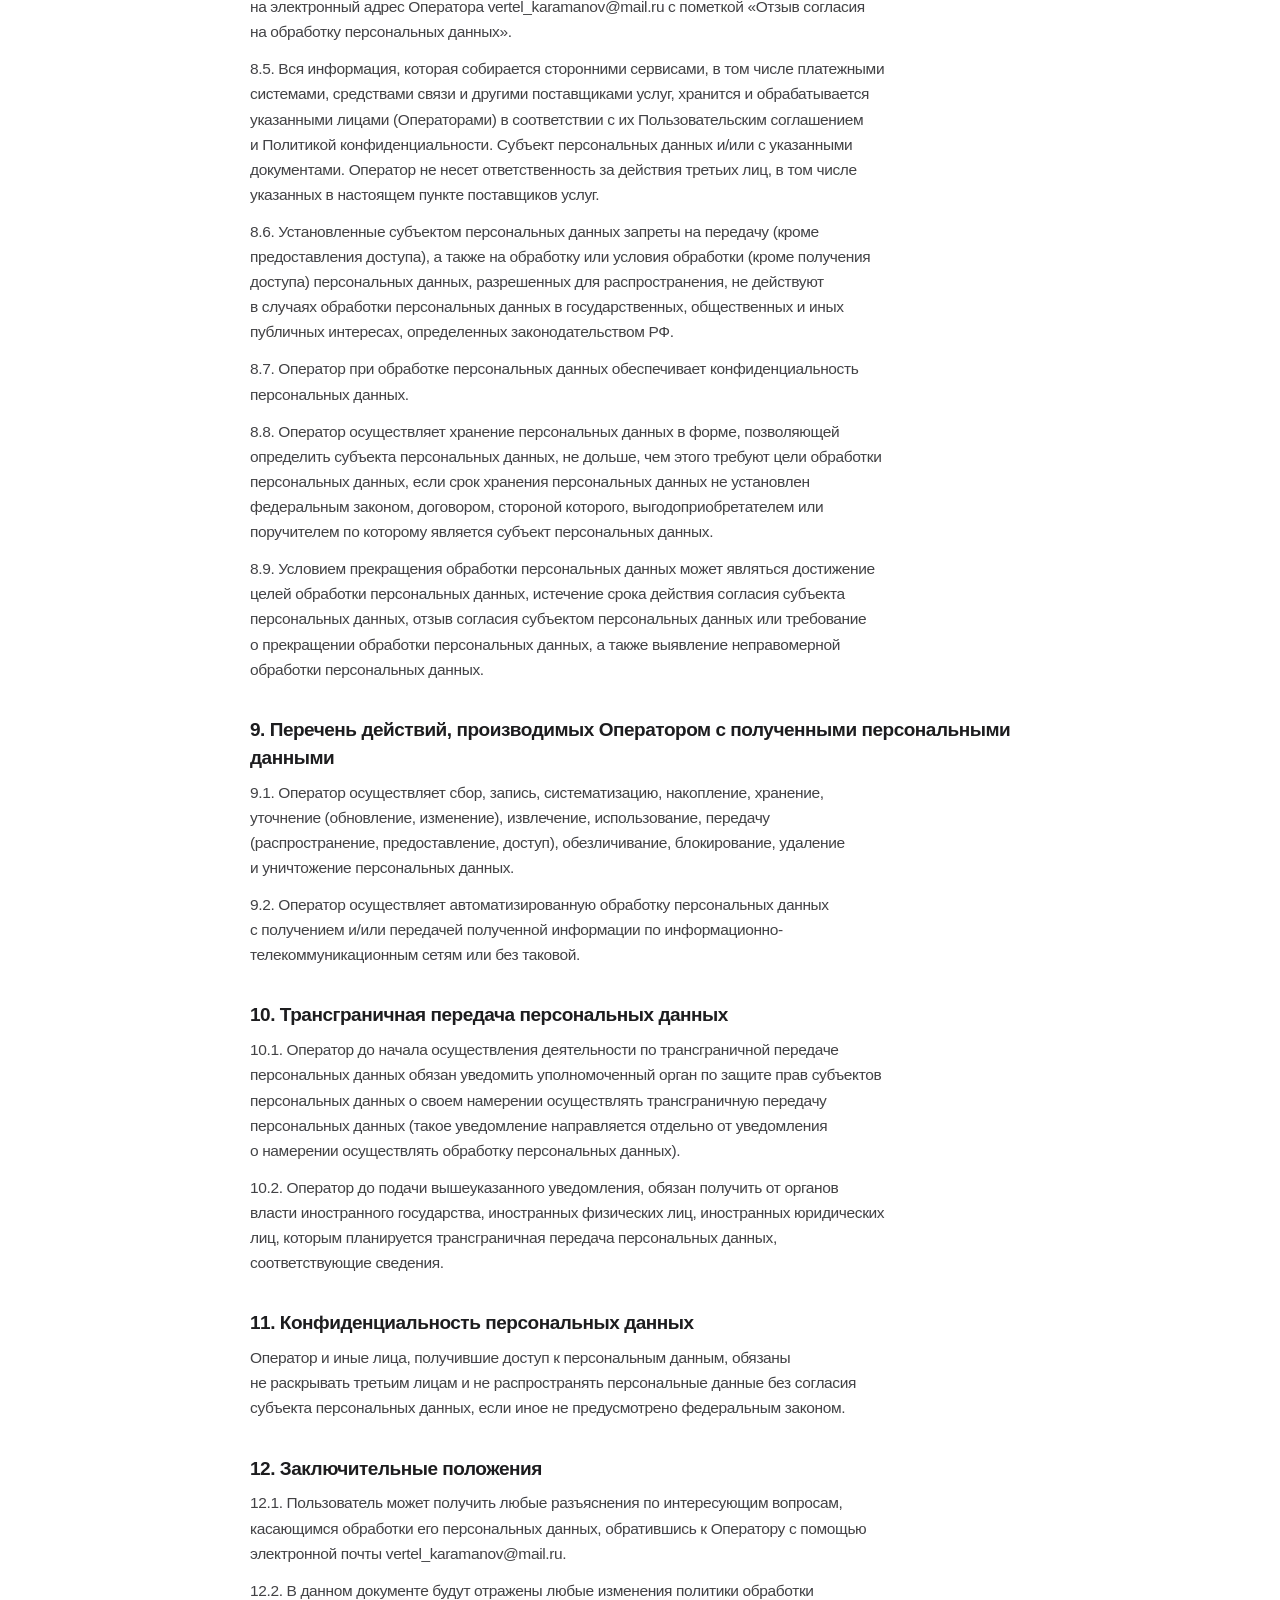
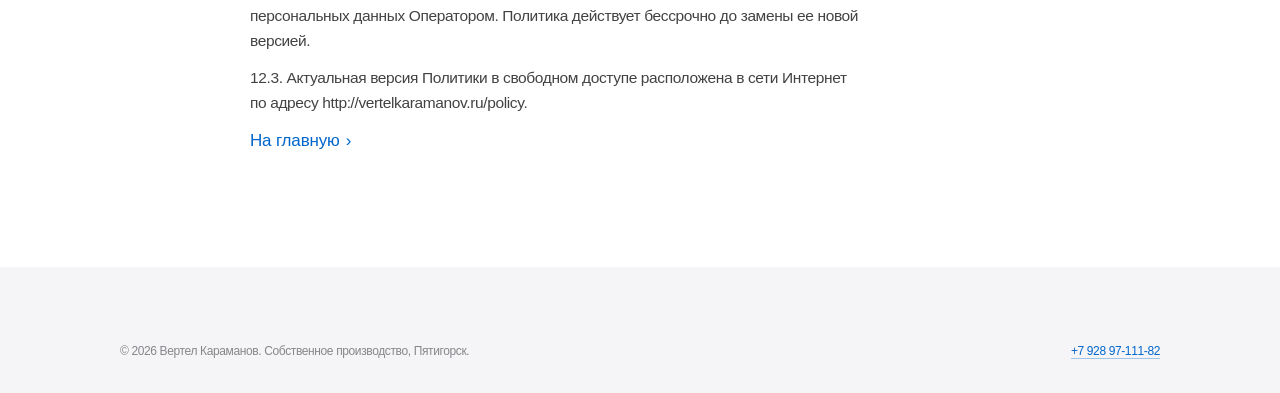
<file: policy.html>
<!DOCTYPE html>
<html lang="ru">
<head>
<meta charset="utf-8">
<meta name="viewport" content="width=device-width, initial-scale=1">
<title>Политика конфиденциальности — Вертел Караманов</title>
<meta name="robots" content="noindex">
<link rel="icon" href="assets/img/favicon.svg" type="image/svg+xml">
<link rel="stylesheet" href="styles.css">
</head>
<body>
<header class="nav is-scrolled"><div class="nav__in">
<a class="nav__logo" href="index.html"><svg viewBox="0 0 24 24" width="18" height="18" fill="none" stroke="currentColor" stroke-width="1.5" aria-hidden="true"><circle cx="12" cy="12" r="9.4"/><path d="M2.6 12h18.8M12 2.6v18.8"/></svg><span>Вертел Караманов</span></a>
<div class="nav__end"><a class="nav__buy" href="index.html">На главную</a></div></div></header>
<main class="pol">
  <div class="wrap wrap--text">
    <p>Вертел для мяса/Политика конфиденциальностиПолитика в отношении обработки персональных данных</p><h2 class="pol__h">1. Общие положения</h2><p>Настоящая политика обработки персональных данных составлена в соответствии с требованиями Федерального закона от 27.07.2006. № 152-ФЗ «О персональных данных» (далее — Закон о персональных данных) и определяет порядок обработки персональных данных и меры по обеспечению безопасности персональных данных, предпринимаемые ИП Караманов (далее — Оператор).</p><p>1.1. Оператор ставит своей важнейшей целью и условием осуществления своей деятельности соблюдение прав и свобод человека и гражданина при обработке его персональных данных, в том числе защиты прав на неприкосновенность частной жизни, личную и семейную тайну.</p><p>1.2. Настоящая политика Оператора в отношении обработки персональных данных (далее — Политика) применяется ко всей информации, которую Оператор может получить о посетителях веб-сайта http://vertelkaramanov.ru.</p><h2 class="pol__h">2. Основные понятия, используемые в Политике</h2><p>2.1. Автоматизированная обработка персональных данных — обработка персональных данных с помощью средств вычислительной техники.</p><p>2.2. Блокирование персональных данных — временное прекращение обработки персональных данных (за исключением случаев, если обработка необходима для уточнения персональных данных).</p><p>2.3. Веб-сайт — совокупность графических и информационных материалов, а также программ для ЭВМ и баз данных, обеспечивающих их доступность в сети интернет по сетевому адресу http://vertelkaramanov.ru.</p><p>2.4. Информационная система персональных данных — совокупность содержащихся в базах данных персональных данных и обеспечивающих их обработку информационных технологий и технических средств.</p><p>2.5. Обезличивание персональных данных — действия, в результате которых невозможно определить без использования дополнительной информации принадлежность персональных данных конкретному Пользователю или иному субъекту персональных данных.</p><p>2.6. Обработка персональных данных — любое действие (операция) или совокупность действий (операций), совершаемых с использованием средств автоматизации или без использования таких средств с персональными данными, включая сбор, запись, систематизацию, накопление, хранение, уточнение (обновление, изменение), извлечение, использование, передачу (распространение, предоставление, доступ), обезличивание, блокирование, удаление, уничтожение персональных данных.</p><p>2.7. Оператор — государственный орган, муниципальный орган, юридическое или физическое лицо, самостоятельно или совместно с другими лицами организующие и/или осуществляющие обработку персональных данных, а также определяющие цели обработки персональных данных, состав персональных данных, подлежащих обработке, действия (операции), совершаемые с персональными данными.</p><p>2.8. Персональные данные — любая информация, относящаяся прямо или косвенно к определенному или определяемому Пользователю веб-сайта http://vertelkaramanov.ru.</p><p>2.9. Персональные данные, разрешенные субъектом персональных данных для распространения, — персональные данные, доступ неограниченного круга лиц к которым предоставлен субъектом персональных данных путем дачи согласия на обработку персональных данных, разрешенных субъектом персональных данных для распространения в порядке, предусмотренном Законом о персональных данных (далее — персональные данные, разрешенные для распространения).</p><p>2.10. Пользователь — любой посетитель веб-сайта http://vertelkaramanov.ru.</p><p>2.11. Предоставление персональных данных — действия, направленные на раскрытие персональных данных определенному лицу или определенному кругу лиц.</p><p>2.12. Распространение персональных данных — любые действия, направленные на раскрытие персональных данных неопределенному кругу лиц (передача персональных данных) или на ознакомление с персональными данными неограниченного круга лиц, в том числе обнародование персональных данных в средствах массовой информации, размещение в информационно-телекоммуникационных сетях или предоставление доступа к персональным данным каким-либо иным способом.</p><p>2.13. Трансграничная передача персональных данных — передача персональных данных на территорию иностранного государства органу власти иностранного государства, иностранному физическому или иностранному юридическому лицу.</p><p>2.14. Уничтожение персональных данных — любые действия, в результате которых персональные данные уничтожаются безвозвратно с невозможностью дальнейшего восстановления содержания персональных данных в информационной системе персональных данных и/или уничтожаются материальные носители персональных данных.</p><h2 class="pol__h">3. Основные права и обязанности Оператора</h2><p>3.1. Оператор имеет право:</p><p>— получать от субъекта персональных данных достоверные информацию и/или документы, содержащие персональные данные;</p><p>— в случае отзыва субъектом персональных данных согласия на обработку персональных данных, а также, направления обращения с требованием о прекращении обработки персональных данных, Оператор вправе продолжить обработку персональных данных без согласия субъекта персональных данных при наличии оснований, указанных в Законе о персональных данных;</p><p>— самостоятельно определять состав и перечень мер, необходимых и достаточных для обеспечения выполнения обязанностей, предусмотренных Законом о персональных данных и принятыми в соответствии с ним нормативными правовыми актами, если иное не предусмотрено Законом о персональных данных или другими федеральными законами.</p><p>3.2. Оператор обязан:</p><p>— предоставлять субъекту персональных данных по его просьбе информацию, касающуюся обработки его персональных данных;</p><p>— организовывать обработку персональных данных в порядке, установленном действующим законодательством РФ;</p><p>— отвечать на обращения и запросы субъектов персональных данных и их законных представителей в соответствии с требованиями Закона о персональных данных;</p><p>— сообщать в уполномоченный орган по защите прав субъектов персональных данных по запросу этого органа необходимую информацию в течение 10 дней с даты получения такого запроса;</p><p>— публиковать или иным образом обеспечивать неограниченный доступ к настоящей Политике в отношении обработки персональных данных;</p><p>— принимать правовые, организационные и технические меры для защиты персональных данных от неправомерного или случайного доступа к ним, уничтожения, изменения, блокирования, копирования, предоставления, распространения персональных данных, а также от иных неправомерных действий в отношении персональных данных;</p><p>— прекратить передачу (распространение, предоставление, доступ) персональных данных, прекратить обработку и уничтожить персональные данные в порядке и случаях, предусмотренных Законом о персональных данных;</p><p>— исполнять иные обязанности, предусмотренные Законом о персональных данных.</p><h2 class="pol__h">4. Основные права и обязанности субъектов персональных данных</h2><p>4.1. Субъекты персональных данных имеют право:</p><p>— получать информацию, касающуюся обработки его персональных данных, за исключением случаев, предусмотренных федеральными законами. Сведения предоставляются субъекту персональных данных Оператором в доступной форме, и в них не должны содержаться персональные данные, относящиеся к другим субъектам персональных данных, за исключением случаев, когда имеются законные основания для раскрытия таких персональных данных. Перечень информации и порядок ее получения установлен Законом о персональных данных;</p><p>— требовать от оператора уточнения его персональных данных, их блокирования или уничтожения в случае, если персональные данные являются неполными, устаревшими, неточными, незаконно полученными или не являются необходимыми для заявленной цели обработки, а также принимать предусмотренные законом меры по защите своих прав;</p><p>— выдвигать условие предварительного согласия при обработке персональных данных в целях продвижения на рынке товаров, работ и услуг;</p><p>— на отзыв согласия на обработку персональных данных, а также, на направление требования о прекращении обработки персональных данных;</p><p>— обжаловать в уполномоченный орган по защите прав субъектов персональных данных или в судебном порядке неправомерные действия или бездействие Оператора при обработке его персональных данных;</p><p>— на осуществление иных прав, предусмотренных законодательством РФ.</p><p>4.2. Субъекты персональных данных обязаны:</p><p>— предоставлять Оператору достоверные данные о себе;</p><p>— сообщать Оператору об уточнении (обновлении, изменении) своих персональных данных.</p><p>4.3. Лица, передавшие Оператору недостоверные сведения о себе, либо сведения о другом субъекте персональных данных без согласия последнего, несут ответственность в соответствии с законодательством РФ.</p><h2 class="pol__h">5. Принципы обработки персональных данных</h2><p>5.1. Обработка персональных данных осуществляется на законной и справедливой основе.</p><p>5.2. Обработка персональных данных ограничивается достижением конкретных, заранее определенных и законных целей. Не допускается обработка персональных данных, несовместимая с целями сбора персональных данных.</p><p>5.3. Не допускается объединение баз данных, содержащих персональные данные, обработка которых осуществляется в целях, несовместимых между собой.</p><p>5.4. Обработке подлежат только персональные данные, которые отвечают целям их обработки.</p><p>5.5. Содержание и объем обрабатываемых персональных данных соответствуют заявленным целям обработки. Не допускается избыточность обрабатываемых персональных данных по отношению к заявленным целям их обработки.</p><p>5.6. При обработке персональных данных обеспечивается точность персональных данных, их достаточность, а в необходимых случаях и актуальность по отношению к целям обработки персональных данных. Оператор принимает необходимые меры и/или обеспечивает их принятие по удалению или уточнению неполных или неточных данных.</p><p>5.7. Хранение персональных данных осуществляется в форме, позволяющей определить субъекта персональных данных, не дольше, чем этого требуют цели обработки персональных данных, если срок хранения персональных данных не установлен федеральным законом, договором, стороной которого, выгодоприобретателем или поручителем по которому является субъект персональных данных. Обрабатываемые персональные данные уничтожаются либо обезличиваются по достижении целей обработки или в случае утраты необходимости в достижении этих целей, если иное не предусмотрено федеральным законом.</p><h2 class="pol__h">6. Цели обработки персональных данных</h2><p>Цель обработкиинформирование Пользователя посредством отправки электронных писемПерсональные данныефамилия, имя, отчество</p><p>электронный адрес</p><p>номера телефонов</p><p>год, месяц, дата и место рождения</p><p>Правовые основаниядоговоры, заключаемые между оператором и субъектом персональных данных</p><p>Виды обработки персональных данныхОтправка информационных писем на адрес электронной почты</p><h2 class="pol__h">7. Условия обработки персональных данных</h2><p>7.1. Обработка персональных данных осуществляется с согласия субъекта персональных данных на обработку его персональных данных.</p><p>7.2. Обработка персональных данных необходима для достижения целей, предусмотренных международным договором Российской Федерации или законом, для осуществления возложенных законодательством Российской Федерации на оператора функций, полномочий и обязанностей.</p><p>7.3. Обработка персональных данных необходима для осуществления правосудия, исполнения судебного акта, акта другого органа или должностного лица, подлежащих исполнению в соответствии с законодательством Российской Федерации об исполнительном производстве.</p><p>7.4. Обработка персональных данных необходима для исполнения договора, стороной которого либо выгодоприобретателем или поручителем по которому является субъект персональных данных, а также для заключения договора по инициативе субъекта персональных данных или договора, по которому субъект персональных данных будет являться выгодоприобретателем или поручителем.</p><p>7.5. Обработка персональных данных необходима для осуществления прав и законных интересов оператора или третьих лиц либо для достижения общественно значимых целей при условии, что при этом не нарушаются права и свободы субъекта персональных данных.</p><p>7.6. Осуществляется обработка персональных данных, доступ неограниченного круга лиц к которым предоставлен субъектом персональных данных либо по его просьбе (далее — общедоступные персональные данные).</p><p>7.7. Осуществляется обработка персональных данных, подлежащих опубликованию или обязательному раскрытию в соответствии с федеральным законом.</p><h2 class="pol__h">8. Порядок сбора, хранения, передачи и других видов обработки персональных данных</h2><p>Безопасность персональных данных, которые обрабатываются Оператором, обеспечивается путем реализации правовых, организационных и технических мер, необходимых для выполнения в полном объеме требований действующего законодательства в области защиты персональных данных.</p><p>8.1. Оператор обеспечивает сохранность персональных данных и принимает все возможные меры, исключающие доступ к персональным данным неуполномоченных лиц.</p><p>8.2. Персональные данные Пользователя никогда, ни при каких условиях не будут переданы третьим лицам, за исключением случаев, связанных с исполнением действующего законодательства либо в случае, если субъектом персональных данных дано согласие Оператору на передачу данных третьему лицу для исполнения обязательств по гражданско-правовому договору.</p><p>8.3. В случае выявления неточностей в персональных данных, Пользователь может актуализировать их самостоятельно, путем направления Оператору уведомление на адрес электронной почты Оператора vertel_karamanov@mail.ru с пометкой «Актуализация персональных данных».</p><p>8.4. Срок обработки персональных данных определяется достижением целей, для которых были собраны персональные данные, если иной срок не предусмотрен договором или действующим законодательством.</p><p>Пользователь может в любой момент отозвать свое согласие на обработку персональных данных, направив Оператору уведомление посредством электронной почты на электронный адрес Оператора vertel_karamanov@mail.ru с пометкой «Отзыв согласия на обработку персональных данных».</p><p>8.5. Вся информация, которая собирается сторонними сервисами, в том числе платежными системами, средствами связи и другими поставщиками услуг, хранится и обрабатывается указанными лицами (Операторами) в соответствии с их Пользовательским соглашением и Политикой конфиденциальности. Субъект персональных данных и/или с указанными документами. Оператор не несет ответственность за действия третьих лиц, в том числе указанных в настоящем пункте поставщиков услуг.</p><p>8.6. Установленные субъектом персональных данных запреты на передачу (кроме предоставления доступа), а также на обработку или условия обработки (кроме получения доступа) персональных данных, разрешенных для распространения, не действуют в случаях обработки персональных данных в государственных, общественных и иных публичных интересах, определенных законодательством РФ.</p><p>8.7. Оператор при обработке персональных данных обеспечивает конфиденциальность персональных данных.</p><p>8.8. Оператор осуществляет хранение персональных данных в форме, позволяющей определить субъекта персональных данных, не дольше, чем этого требуют цели обработки персональных данных, если срок хранения персональных данных не установлен федеральным законом, договором, стороной которого, выгодоприобретателем или поручителем по которому является субъект персональных данных.</p><p>8.9. Условием прекращения обработки персональных данных может являться достижение целей обработки персональных данных, истечение срока действия согласия субъекта персональных данных, отзыв согласия субъектом персональных данных или требование о прекращении обработки персональных данных, а также выявление неправомерной обработки персональных данных.</p><h2 class="pol__h">9. Перечень действий, производимых Оператором с полученными персональными данными</h2><p>9.1. Оператор осуществляет сбор, запись, систематизацию, накопление, хранение, уточнение (обновление, изменение), извлечение, использование, передачу (распространение, предоставление, доступ), обезличивание, блокирование, удаление и уничтожение персональных данных.</p><p>9.2. Оператор осуществляет автоматизированную обработку персональных данных с получением и/или передачей полученной информации по информационно-телекоммуникационным сетям или без таковой.</p><h2 class="pol__h">10. Трансграничная передача персональных данных</h2><p>10.1. Оператор до начала осуществления деятельности по трансграничной передаче персональных данных обязан уведомить уполномоченный орган по защите прав субъектов персональных данных о своем намерении осуществлять трансграничную передачу персональных данных (такое уведомление направляется отдельно от уведомления о намерении осуществлять обработку персональных данных).</p><p>10.2. Оператор до подачи вышеуказанного уведомления, обязан получить от органов власти иностранного государства, иностранных физических лиц, иностранных юридических лиц, которым планируется трансграничная передача персональных данных, соответствующие сведения.</p><h2 class="pol__h">11. Конфиденциальность персональных данных</h2><p>Оператор и иные лица, получившие доступ к персональным данным, обязаны не раскрывать третьим лицам и не распространять персональные данные без согласия субъекта персональных данных, если иное не предусмотрено федеральным законом.</p><h2 class="pol__h">12. Заключительные положения</h2><p>12.1. Пользователь может получить любые разъяснения по интересующим вопросам, касающимся обработки его персональных данных, обратившись к Оператору с помощью электронной почты vertel_karamanov@mail.ru.</p><p>12.2. В данном документе будут отражены любые изменения политики обработки персональных данных Оператором. Политика действует бессрочно до замены ее новой версией.</p><p>12.3. Актуальная версия Политики в свободном доступе расположена в сети Интернет по адресу http://vertelkaramanov.ru/policy.</p>
    <p class="pol__back"><a class="link" href="index.html">На главную<span aria-hidden="true">›</span></a></p>
  </div>
</main>
<footer class="foot"><div class="wrap"><div class="foot__legal">
<p>© 2026 Вертел Караманов. Собственное производство, Пятигорск.</p>
<p><a class="inline" href="tel:+79289711182">+7 928 97-111-82</a></p></div></div></footer>
</body>
</html>
</file>
<file: styles.css>
/* ============ Вертел Караманов — Apple-style ============ */

*,*::before,*::after{box-sizing:border-box}
:root{
  --ink:#1d1d1f;
  --ink-2:#6e6e73;
  --ink-3:#86868b;
  --bg:#ffffff;
  --bg-2:#f5f5f7;
  --black:#000000;
  --blue:#0071e3;
  --blue-h:#0077ed;
  --link:#0066cc;
  --line:rgba(0,0,0,.12);
  --line-2:rgba(0,0,0,.08);
  --wrap:1120px;
  --pad:clamp(20px,4.6vw,40px);
  --ease:cubic-bezier(.28,.11,.32,1);
  --font:-apple-system,BlinkMacSystemFont,"SF Pro Display","SF Pro Text","Helvetica Neue",Helvetica,Arial,sans-serif;
}

html{-webkit-text-size-adjust:100%;scroll-behavior:smooth}
body{
  margin:0;background:var(--bg);color:var(--ink);
  font-family:var(--font);font-size:17px;line-height:1.47;letter-spacing:-.022em;
  -webkit-font-smoothing:antialiased;-moz-osx-font-smoothing:grayscale;
  overflow-x:hidden;
}
img,video{display:block;max-width:100%;height:auto}
a{color:inherit;text-decoration:none}
p{margin:0}
h1,h2,h3,h4{margin:0;font-weight:600;letter-spacing:-.025em}
::selection{background:#b3d7ff;color:#000}
:focus-visible{outline:2px solid var(--blue);outline-offset:3px;border-radius:4px}
*{scrollbar-width:thin;scrollbar-color:#c7c7cc #fff}
::-webkit-scrollbar{width:12px;height:12px}
::-webkit-scrollbar-thumb{background:#c7c7cc;border:3px solid #fff;border-radius:8px}
::-webkit-scrollbar-track{background:#fff}

.wrap{width:100%;max-width:var(--wrap);margin-inline:auto;padding-inline:var(--pad)}
.wrap--text{max-width:860px}
.skip{position:absolute;left:-9999px;background:var(--blue);color:#fff;padding:10px 16px;border-radius:8px;z-index:200}
.skip:focus{left:12px;top:12px}

section[id]{scroll-margin-top:60px}

/* ---------- nav ---------- */
.nav{
  position:fixed;inset:0 0 auto;z-index:100;height:48px;
  background:rgba(22,22,23,.68);
  backdrop-filter:saturate(180%) blur(20px);-webkit-backdrop-filter:saturate(180%) blur(20px);
  border-bottom:1px solid rgba(255,255,255,0);
  transition:border-color .3s var(--ease),background .3s var(--ease);
}
.nav.is-scrolled{background:rgba(22,22,23,.9);border-bottom-color:rgba(255,255,255,.1)}
.nav__in{
  max-width:1024px;height:48px;margin-inline:auto;padding-inline:var(--pad);
  display:flex;align-items:center;gap:28px;
}
.nav__logo{display:flex;align-items:center;gap:8px;font-size:14px;font-weight:600;letter-spacing:-.01em;white-space:nowrap}
.nav__logo{color:#f5f5f7}
.nav__logo svg{color:#f5f5f7}
.nav__logo:hover{opacity:.7}
.nav__links{display:flex;gap:30px;margin-inline:auto}
.nav__links a{font-size:12.5px;color:rgba(245,245,247,.72);transition:color .2s}
.nav__links a:hover{color:#fff}
.nav__end{display:flex;align-items:center;gap:14px;margin-left:auto}
.nav__buy{
  background:var(--blue);color:#fff;font-size:12.5px;font-weight:500;
  padding:7px 14px;border-radius:980px;transition:background .2s;
}
.nav__buy:hover{background:var(--blue-h)}
.nav__burger{display:none;width:40px;height:40px;background:none;border:0;padding:0;cursor:pointer}
.nav__burger span{display:block;height:1.5px;background:#f5f5f7;margin:7px 8px;transition:transform .3s var(--ease)}

/* ---------- buttons / links ---------- */
.btn{
  display:inline-block;background:var(--blue);color:#fff;
  font-size:17px;line-height:1;font-weight:400;letter-spacing:-.01em;
  padding:14px 26px;border-radius:980px;transition:background .2s var(--ease),transform .2s var(--ease);
}
.btn:hover{background:var(--blue-h)}
.btn:active{transform:scale(.98)}
.link{
  display:inline-flex;align-items:center;gap:6px;color:var(--link);
  font-size:17px;letter-spacing:-.01em;
}
.link span{transition:transform .2s var(--ease)}
.link:hover span{transform:translateX(3px)}
.link--light{color:#2997ff}
.inline{color:var(--link);border-bottom:1px solid rgba(0,102,204,.35)}
.inline:hover{border-color:var(--link)}
.links{display:flex;gap:26px;flex-wrap:wrap;margin-top:26px}

/* ---------- type ---------- */
.h2{font-size:clamp(32px,4.8vw,56px);line-height:1.05;letter-spacing:-.03em}
.h2--center{text-align:center}
.h2--light{color:#f5f5f7}
.lead{font-size:clamp(19px,2vw,24px);line-height:1.4;letter-spacing:-.015em;color:var(--ink-2);margin-top:22px}
.fineprint{font-size:14px;color:var(--ink-3);margin-top:34px;line-height:1.5}

/* ---------- hero ---------- */
.hero{
  position:relative;min-height:100svh;background:#000;color:#f5f5f7;
  display:flex;flex-direction:column;justify-content:center;align-items:center;
  overflow:hidden;isolation:isolate;padding-top:48px;
  background-image:url("assets/video/hero-poster.jpg");background-size:cover;background-position:center;
}
@media (max-width:820px){.hero{background-image:url("assets/video/hero-mobile-poster.jpg")}}
.hero__video{position:absolute;inset:0;width:100%;height:100%;object-fit:cover;z-index:-2}
.hero__veil{
  position:absolute;inset:0;z-index:-1;
  background:
    radial-gradient(75% 55% at 50% 45%,rgba(0,0,0,.42),rgba(0,0,0,.62) 100%),
    linear-gradient(180deg,rgba(0,0,0,.55) 0%,rgba(0,0,0,.15) 35%,rgba(0,0,0,.7) 85%,#000 100%);
}
.hero__content{text-align:center;padding:0 var(--pad);max-width:900px}
.hero__name{font-size:clamp(17px,2vw,21px);font-weight:600;letter-spacing:-.01em;color:#f5f5f7;margin-bottom:10px}
.hero__title{font-size:clamp(44px,7.6vw,92px);line-height:.98;letter-spacing:-.035em;font-weight:600;text-wrap:balance}
.hero__sub{font-size:clamp(17px,2vw,23px);line-height:1.35;color:rgba(245,245,247,.82);margin:20px auto 0;max-width:30ch}
.hero__links{display:flex;align-items:center;justify-content:center;gap:26px;margin-top:32px;flex-wrap:wrap}
.hero__specs{
  list-style:none;margin:0;padding:0;width:100%;max-width:1024px;
  display:grid;grid-template-columns:repeat(4,1fr);
  position:absolute;bottom:0;left:0;right:0;margin-inline:auto;
  border-top:1px solid rgba(255,255,255,.16);
  background:linear-gradient(180deg,rgba(0,0,0,.25),rgba(0,0,0,.55));
  backdrop-filter:blur(6px);
}
.hero__specs li{padding:18px 16px;text-align:center;border-right:1px solid rgba(255,255,255,.12)}
.hero__specs li:last-child{border-right:0}
.hero__specs b{display:block;font-size:17px;font-weight:600;letter-spacing:-.01em}
.hero__specs span{display:block;font-size:12px;color:rgba(245,245,247,.62);margin-top:3px;letter-spacing:0}

/* ---------- statement ---------- */
.statement{background:var(--bg);padding:clamp(72px,10vw,130px) 0 0}
.statement .wrap--text{margin-inline:auto;text-align:center}
.statement .links{justify-content:center}
.statement__shot{margin:clamp(40px,6vw,72px) 0 0;width:100%;height:clamp(300px,58vh,620px);overflow:hidden}
.statement__shot img{width:100%;height:100%;object-fit:cover}

/* ---------- lineup ---------- */
.lineup{background:var(--bg-2);padding:clamp(72px,10vw,120px) 0 clamp(56px,7vw,90px)}
.lineup .h2{margin-bottom:clamp(32px,4vw,56px)}
.tiles{display:grid;grid-template-columns:repeat(3,1fr);gap:20px}
.tile{background:#f7f3ec;border-radius:18px;overflow:hidden;display:flex;flex-direction:column}
.tile__body{padding-bottom:26px}
.tile__media{overflow:hidden;background:#e8e8ed}
.tile__media img{width:100%;aspect-ratio:4/3;object-fit:cover;transition:transform .7s var(--ease)}
.tile:hover .tile__media img{transform:scale(1.03)}
.tile__body{padding:22px 24px 26px;display:flex;flex-direction:column;flex:1}
.tile__media--card img{aspect-ratio:3/4;object-fit:cover;display:block}
.tile__media--card{background:#f7f3ec}
.tile h3{font-size:24px;line-height:1.15}
.tile__note{font-size:14.5px;color:var(--ink-2);margin-top:8px;line-height:1.42}
.tile__price{font-size:21px;font-weight:600;letter-spacing:-.02em;margin-top:18px}
.tile__was{font-size:13px;color:var(--ink-3);text-decoration:line-through;margin-top:2px}
.tile__links{display:flex;gap:20px;flex-wrap:wrap;margin-top:auto;padding-top:20px}
.tile__links .link{font-size:15px}

/* ---------- features ---------- */
.features{background:var(--bg);padding:clamp(72px,10vw,120px) 0}
.features .h2{margin-bottom:clamp(36px,5vw,64px)}
.feat{list-style:none;margin:0;padding:0;display:grid;grid-template-columns:1fr 1fr;gap:clamp(32px,5vw,64px) clamp(32px,6vw,90px)}
.feat svg{width:38px;height:38px;fill:none;stroke:var(--ink);stroke-width:1.25;stroke-linecap:round;stroke-linejoin:round;margin-bottom:16px}
.feat h3{font-size:21px;line-height:1.2}
.feat p{font-size:16px;color:var(--ink-2);margin-top:8px;max-width:42ch}

/* ---------- specs ---------- */
.specs-sec{background:var(--bg-2);padding:clamp(72px,10vw,120px) 0}
.specs-sec .h2{margin-bottom:clamp(32px,4vw,56px)}
.spec-block{border-top:1px solid var(--line);padding:28px 0 8px}
.spec-block h3{font-size:21px;margin-bottom:12px}
.spec-list{margin:0}
.spec-list>div{
  display:grid;grid-template-columns:minmax(160px,.8fr) 1.4fr;gap:20px;
  padding:14px 0;border-top:1px solid var(--line-2);
}
.spec-list>div:first-child{border-top:0}
.spec-list dt{color:var(--ink-2);font-size:15px}
.spec-list dd{margin:0;font-size:15px}

/* ---------- gallery ---------- */
.gallery{background:#000;color:#f5f5f7;padding:clamp(72px,10vw,120px) 0 clamp(36px,4vw,56px)}
.gallery__head{
  display:flex;align-items:flex-end;justify-content:space-between;gap:28px;flex-wrap:wrap;
  margin-bottom:clamp(28px,4vw,48px);
}
.gallery .h2{color:#f5f5f7}
.strip{
  display:flex;gap:16px;overflow-x:auto;scroll-snap-type:x mandatory;
  padding:0 var(--pad) 18px;scrollbar-width:none;
}
.strip::-webkit-scrollbar{display:none}
.strip figure{margin:0;flex:0 0 auto;scroll-snap-align:center;border-radius:16px;overflow:hidden;background:#1d1d1f}
.strip img{height:clamp(260px,44vw,480px);width:auto;object-fit:cover}
.strip:focus-visible{outline:2px solid var(--blue);outline-offset:-2px}

/* ---------- delivery ---------- */
.delivery{background:var(--bg);padding:clamp(72px,10vw,120px) 0}
.delivery .h2{margin-bottom:clamp(32px,4vw,56px)}
.dgrid{display:grid;grid-template-columns:1fr 1fr;gap:0 clamp(28px,6vw,80px)}
.dgrid>div{padding:26px 0;border-top:1px solid var(--line)}
.dgrid h3{font-size:19px}
.dgrid p{font-size:16px;color:var(--ink-2);margin-top:8px;max-width:44ch}

/* ---------- faq ---------- */
.faq{background:var(--bg-2);padding:clamp(64px,9vw,110px) 0}
.faq__list{margin-top:26px;border-top:1px solid var(--line)}
details{border-bottom:1px solid var(--line)}
summary{
  list-style:none;cursor:pointer;position:relative;
  padding:20px 44px 20px 0;font-size:19px;font-weight:500;letter-spacing:-.015em;
  transition:color .2s;
}
summary::-webkit-details-marker{display:none}
summary::after{
  content:"";position:absolute;right:8px;top:50%;width:12px;height:12px;margin-top:-6px;
  background:
    linear-gradient(var(--ink-2),var(--ink-2)) center/12px 1.5px no-repeat,
    linear-gradient(var(--ink-2),var(--ink-2)) center/1.5px 12px no-repeat;
  transition:transform .3s var(--ease);
}
details[open] summary::after{transform:rotate(45deg)}
summary:hover{color:var(--link)}
details p{color:var(--ink-2);font-size:16px;padding:0 44px 22px 0;max-width:64ch}

/* ---------- contacts ---------- */
.contacts{background:#000;color:#f5f5f7;padding:clamp(80px,11vw,140px) 0;text-align:center}
.contacts__sub{font-size:clamp(17px,2vw,21px);color:rgba(245,245,247,.7);margin:18px auto 34px;max-width:38ch;line-height:1.4}
.contacts__phone{
  display:inline-block;font-size:clamp(28px,5vw,48px);font-weight:600;letter-spacing:-.03em;color:#f5f5f7;
  transition:color .2s;
}
.contacts__phone:hover{color:#2997ff}
.contacts__links{display:flex;gap:28px;justify-content:center;margin-top:24px;flex-wrap:wrap}
.contacts__addr{margin-top:40px;font-size:14px;color:rgba(245,245,247,.5)}

/* ---------- footer ---------- */
.foot{background:var(--bg-2);padding:clamp(40px,5vw,56px) 0 32px;color:var(--ink-2)}
.foot__cols{display:grid;grid-template-columns:repeat(4,1fr);gap:28px;padding-bottom:28px;border-bottom:1px solid var(--line)}
.foot h4{font-size:12px;font-weight:600;color:var(--ink);margin-bottom:10px;letter-spacing:0}
.foot__cols a{display:block;font-size:12px;color:var(--ink-2);padding:4px 0;transition:color .2s}
.foot__cols a:hover{color:var(--ink);text-decoration:underline}
.foot__legal{display:flex;justify-content:space-between;gap:16px;flex-wrap:wrap;padding-top:20px}
.foot__legal p{font-size:12px;color:var(--ink-3)}

/* ---------- mobile bar ---------- */
.mbar{display:none}

/* ---------- responsive ---------- */
@media (max-width:1000px){
  .tiles{grid-template-columns:1fr;gap:16px}
  .tile{display:grid;grid-template-columns:1fr 1fr;align-items:stretch}
  .tile__media img{height:100%;aspect-ratio:auto}
  .feat{gap:32px 40px}
}
@media (max-width:860px){
  .nav__links{display:none}
  .nav__burger{display:block}
  .nav__links.is-open{
    display:flex;position:fixed;left:0;right:0;top:48px;flex-direction:column;gap:0;
    background:rgba(22,22,23,.98);backdrop-filter:blur(20px);
    padding:8px var(--pad) 20px;border-bottom:1px solid rgba(255,255,255,.12);
  }
  .nav__links.is-open a{padding:14px 0;font-size:17px;color:#f5f5f7;border-bottom:1px solid rgba(255,255,255,.1)}
  .hero__specs{grid-template-columns:1fr 1fr}
  .hero__specs li{border-bottom:1px solid rgba(255,255,255,.12)}
  .hero__specs li:nth-child(2n){border-right:0}
  .statement__shot{height:clamp(260px,42vh,420px)}
  .feat{grid-template-columns:1fr}
  .dgrid{grid-template-columns:1fr}
  .spec-list>div{grid-template-columns:1fr;gap:2px}
  .foot__cols{grid-template-columns:1fr 1fr}
}
@media (max-width:640px){
  .tile{grid-template-columns:1fr}
  .tile__media img{aspect-ratio:4/3}
  .hero{padding-top:48px}
  .hero__specs{position:static;margin-top:36px}
  .mbar{
    display:grid;grid-template-columns:1fr 1.1fr;gap:1px;position:fixed;left:0;right:0;bottom:0;z-index:120;
    background:rgba(251,251,253,.94);backdrop-filter:blur(20px);border-top:1px solid var(--line-2);
    padding-bottom:env(safe-area-inset-bottom);
  }
  .mbar a{padding:15px 10px;text-align:center;font-size:15px;font-weight:500;color:var(--ink)}
  .mbar--main{background:var(--blue);color:#fff}
  body{padding-bottom:52px}
}
@media (prefers-reduced-motion:reduce){
  html{scroll-behavior:auto}
  .tile__media img,.link span,.btn{transition:none}
}

/* ---------- policy / 404 ---------- */
.pol{background:var(--bg);padding:calc(48px + 6vh) 0 clamp(60px,8vw,100px)}
.pol__title{font-size:clamp(30px,4.4vw,48px);line-height:1.06;letter-spacing:-.03em;margin-bottom:26px;max-width:24ch}
.pol__h{font-size:19px;margin:34px 0 8px}
.pol p{color:#424245;font-size:15.5px;line-height:1.62;margin:0 0 12px;max-width:74ch}
.pol__back{margin-top:36px}
.nf{background:var(--bg);padding:calc(48px + 12vh) 0 18vh}
.nf__t{font-size:clamp(36px,6vw,64px);line-height:1.03;letter-spacing:-.03em}
</file>
